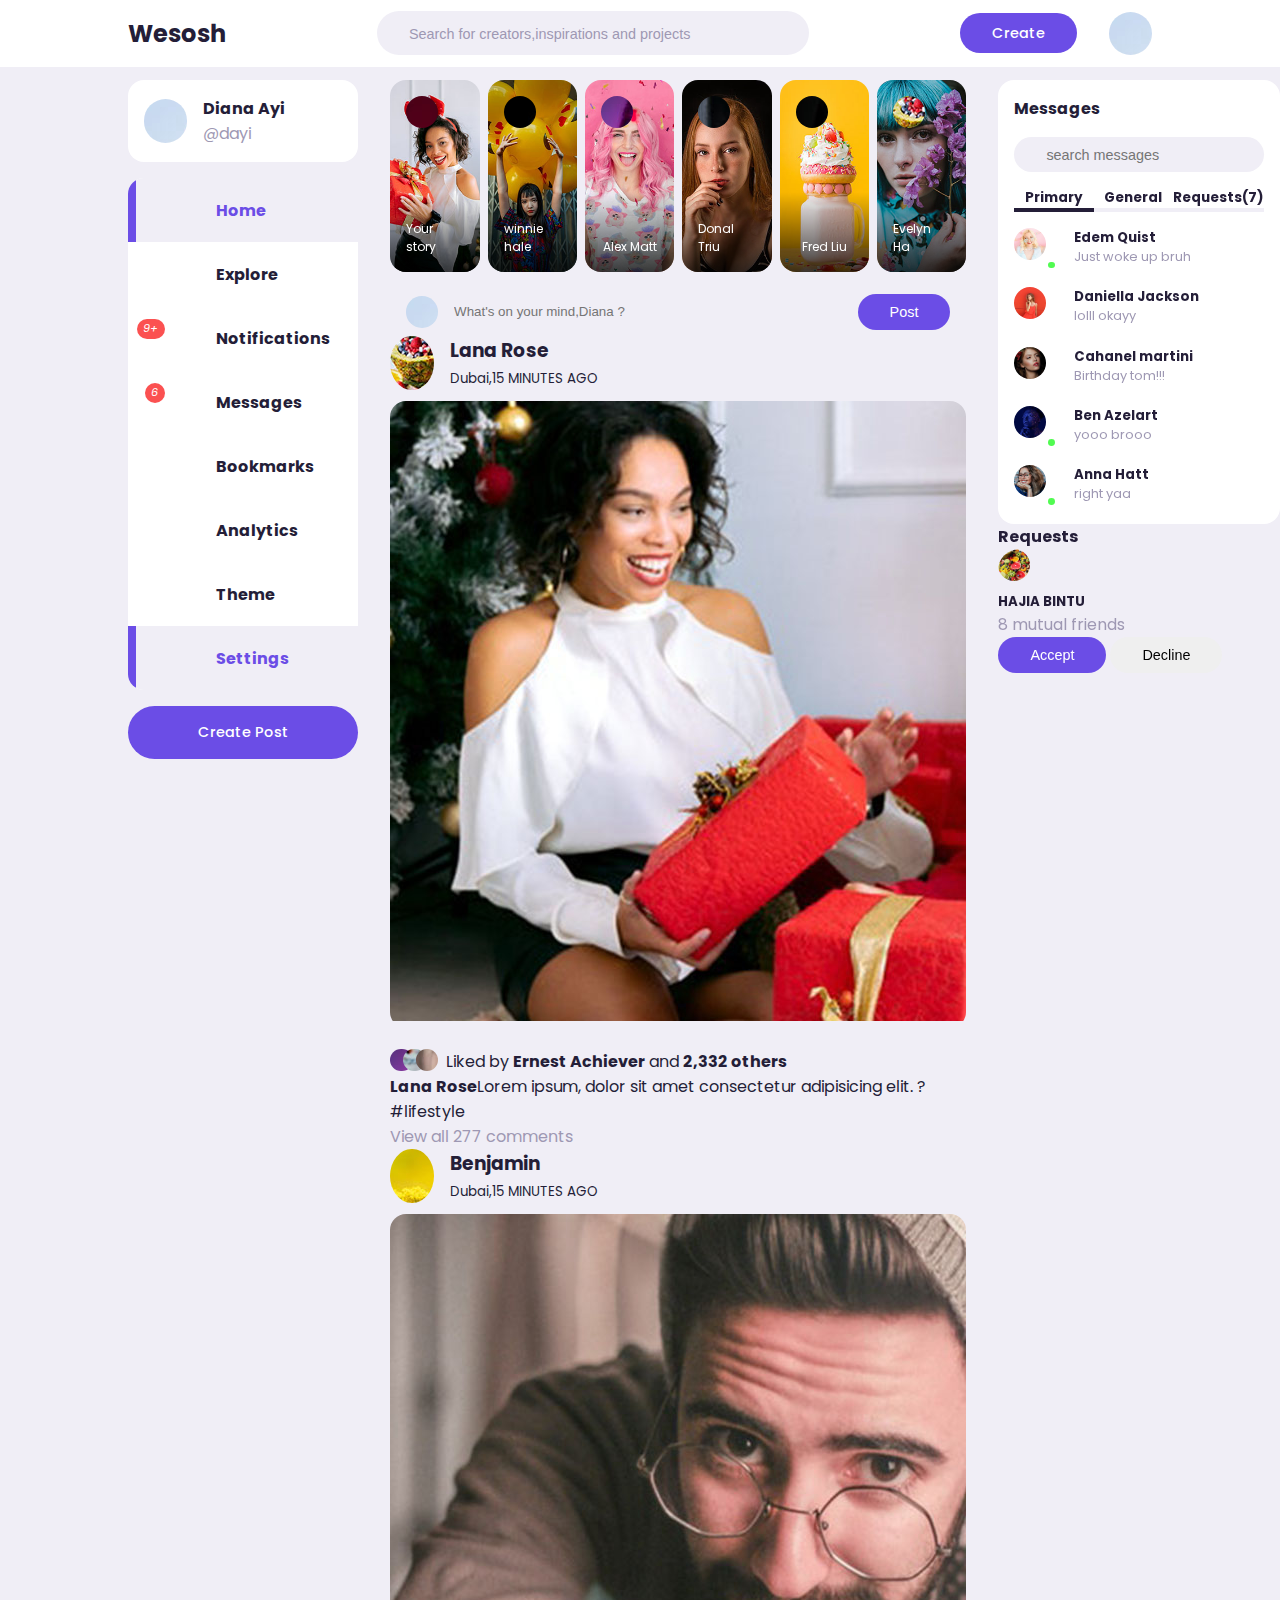
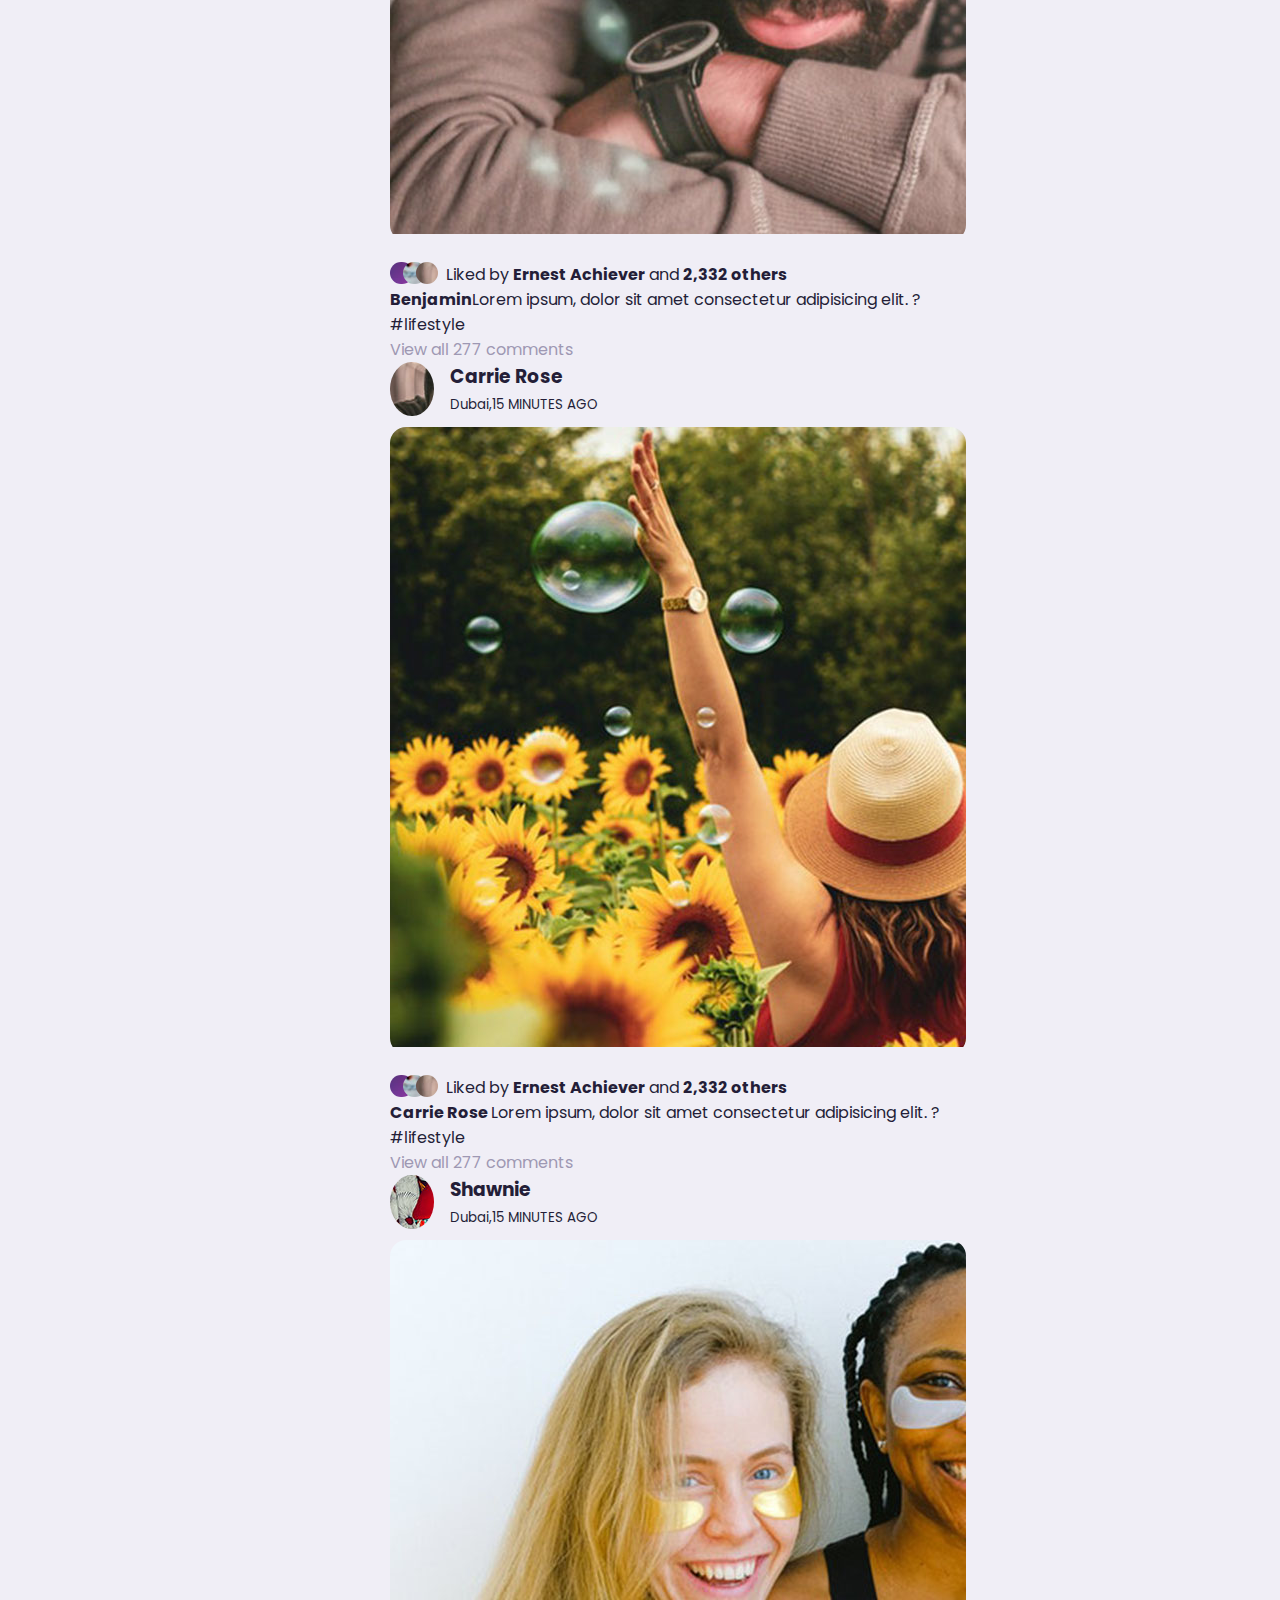
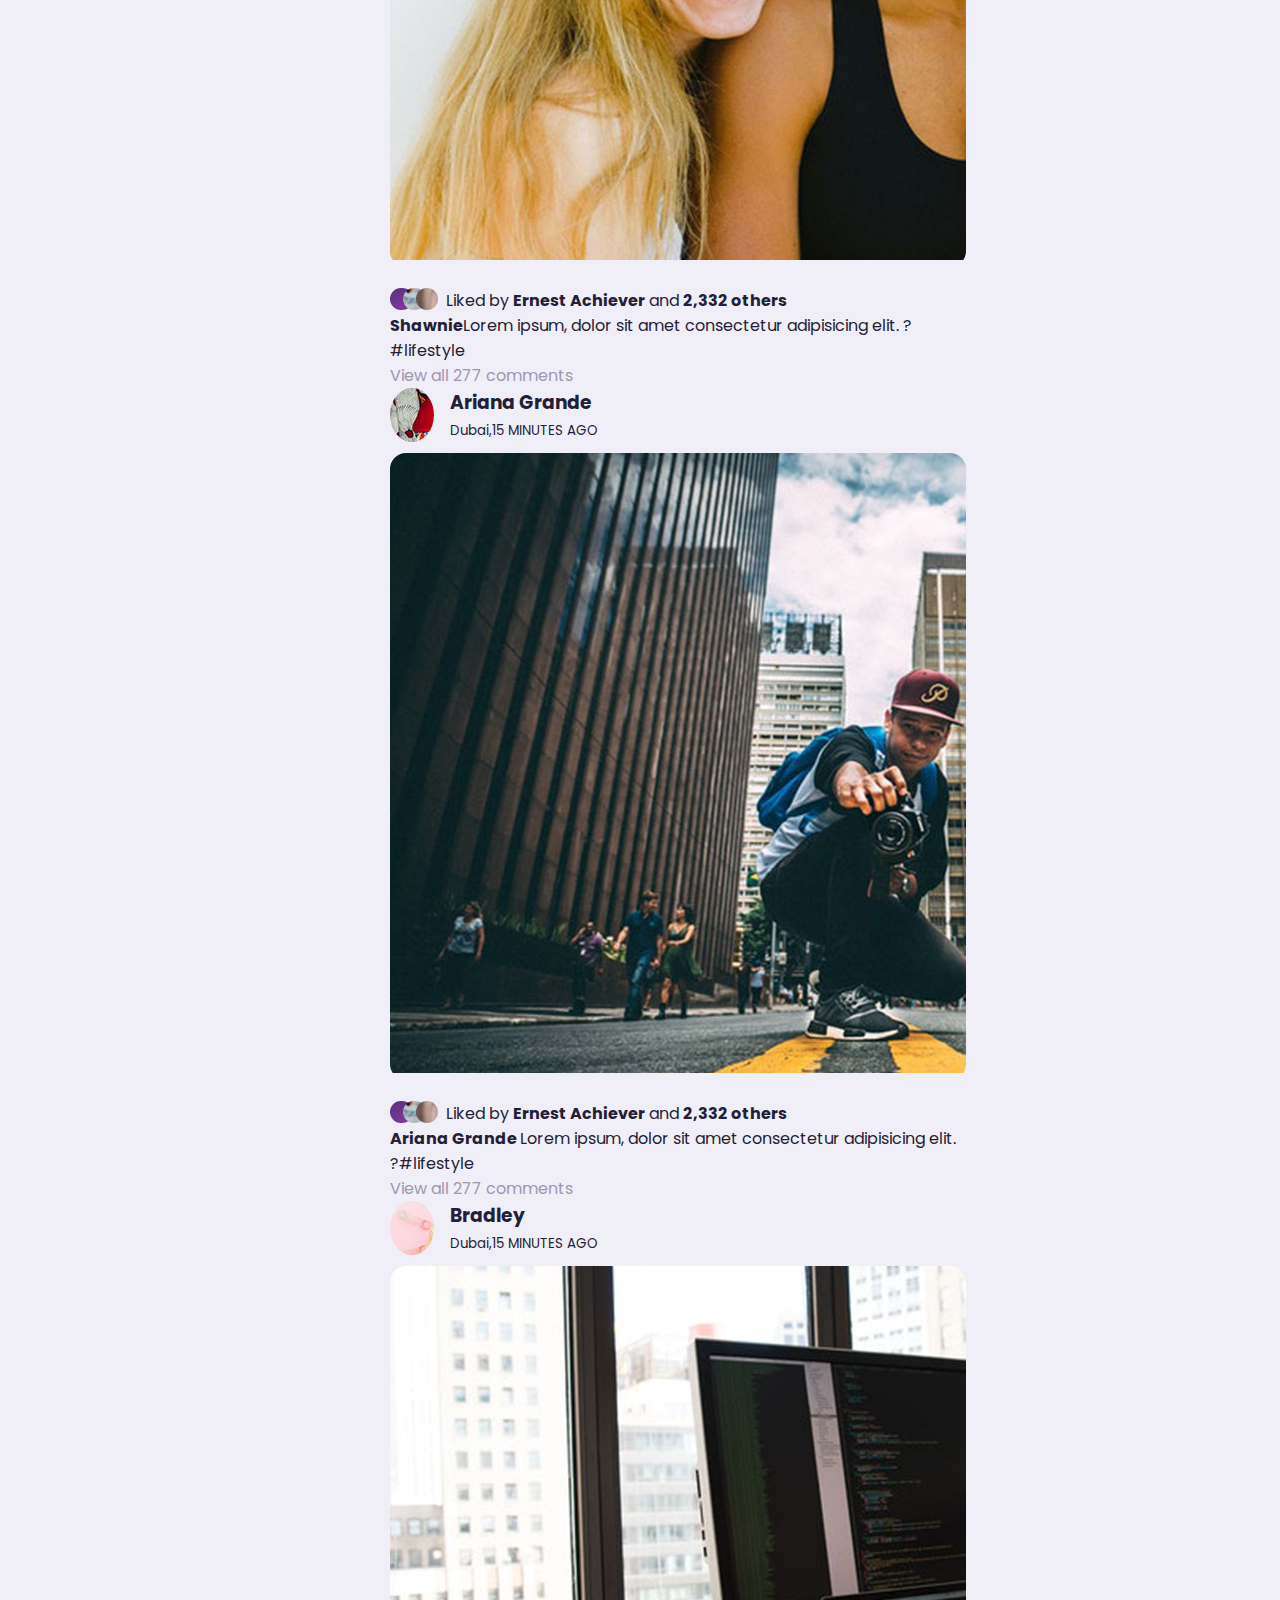
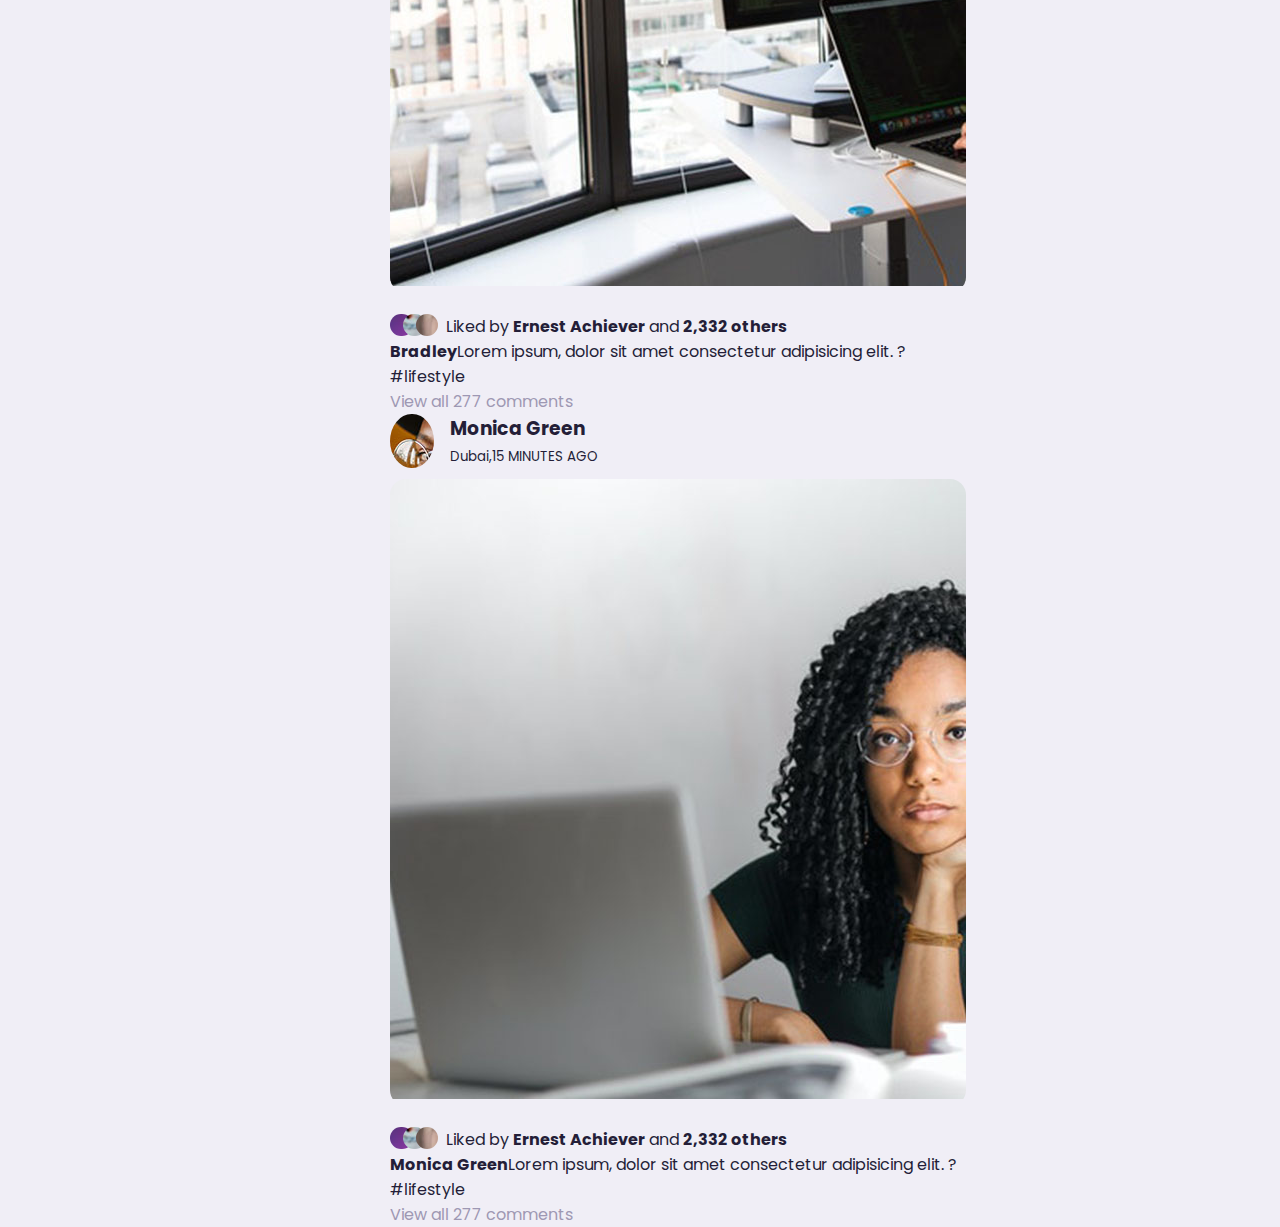
<file: index.html>
<!DOCTYPE html>
<html lang="en">
<head>
    <meta charset="UTF-8">
    <meta name="viewport" content="width=device-width, initial-scale=1.0">
    <title>Wesosh</title>
    <link rel="stylesheet" href="https://unicons.iconscout.com/release/v2.1.6/css/unicons.css">
    <link rel="stylesheet" href="./style.css"> 
</head>
<body>
    <nav>

    
   <div class="container">
    <h2 class="log">
        Wesosh
    </h2>
    <div class="search-bar" >
    <i class="uil uil-search"> </i>
    <input type="search" placeholder="Search for creators,inspirations and projects ">
   </div>
   <div class="create">
    <label class="btn btn-primary" for="create-post">Create</label> 
    <div class="profile-photo"> 

        <img src="./images/profile-1.jpg">
    </div>
    </div>

   </div>
   </nav>
   <!--------MAIN----------->
   <main>
    <div class="container">
        <!--------LEFT----------->
        <div class="left">
            <a class="profile">
                <div class="profile-photo">
                    <img src="./images/profile-1.jpg" >
                </div>
                <div class="handle">
                    <h4>Diana Ayi</h4>
                    <p class="text-muted">
                        @dayi
                    </p>
                </div>

            </a>
            <!--------------SIDEBAR--------->
            <div class="sidebar">
                <a class="menu-item active">
                    <span><i class="uil uil-home"></i></span><h3>Home</h3>
                </a>
                <a class="menu-item ">
                    <span><i class="uil uil-compass"></i></span><h3>Explore</h3>
                </a>
                   <a class="menu-item" id="notifications">
                     <span>
                        <i class="uil uil-bell"> 
                        <small class="notification-count">9+ </small></i>
                              </span><h3>Notifications</h3>
                              
                    <!---notification popup------->
                    <div class="notifications-popup">
                        <div>
                            <div class="profile-photo">
                                <img src="./images/profile-2.jpg">
                                
                            </div>
                            <div class="notification-body">
                                <b>Keke Benjamin </b> accepted your friend request 
                                <small class="text-muted"> 2 DAYS AGO</small>
                            </div>
                        </div>
                        <div>
                            <div class="profile-photo">
                                <img src="./images/profile-3.jpg">
                                
                            </div>
                            <div class="notification-body">
                                <b>John Doe </b> commented on your post 
                                <small class="text-muted"> 21 Hours AGO</small>
                            </div>
                        </div>
                        <div>
                            <div class="profile-photo">
                                <img src="./images/profile-4.jpg">
                                
                            </div>
                            <div class="notification-body">
                                <b>Mary Oppong </b> and <b>283 others</b> liked your post
                                <small class="text-muted"> 2 mins AGO</small>
                            </div>
                        </div>
                    
                    <div>
                            <div class="profile-photo">
                                <img src="./images/profile-5.jpg">
                                
                            </div>
                            <div class="notification-body">
                                <b>Loris </b> commented on a post you were tagged in 
                                <small class="text-muted"> 2 Hours AGO</small>
                            </div>
                        </div>
                    
                    <div>
                            <div class="profile-photo">
                                <img src="./images/profile-6.jpg">
                                
                            </div>
                            <div class="notification-body">
                                <b>Kiki </b> accepted your friend request 
                                <small class="text-muted"> 1 min AGO</small>
                            </div>
                        </div>
                    
                    <div>
                            <div class="profile-photo">
                                <img src="./images/profile-7.jpg">
                                
                            </div>
                            <div class="notification-body ">
                                <b>Lara John </b> mentioned you in their story 
                                <small class="text-muted"> 1 DAYS AGO</small>
                            </div>
                        </div>
                    </div>
                   <!----------END NOTIFICATION POPUP-------->
                    </a>
                    <a class="menu-item " id="messages-notifications">
                        <span><i class="uil uil-envelope-alt" ><small class=" notification-count">6</small></i></span><h3>Messages</h3>
                    </a>
                    <a class="menu-item ">
                        <span><i class="uil uil-bookmark"></i></span><h3>Bookmarks</h3>
                    </a>
                  <a class="menu-item "> 
                    <span><i class="uil uil-chart-line"></i></span><h3>Analytics</h3>
                  </a>
                  <a class="menu-item "> 
                     <span><i class="uil uil-palette"></i></span><h3>Theme</h3>
                  </a>
                  <a class="menu-item active">  
                    <span><i class="uil uil-setting"></i></span><h3>Settings</h3>
                </a>
            </div>
            <!-------END OF SIDEBAR------->
            <label for="create-post" class="btn btn-primary">Create Post </label>
            </div>
       
         <!--------------MIDDLE--------->
         <div class="middle">
            <!--------STORIES----->
            <div class="stories">
                <div class="story">
                    <div class="profile-photo">
                        <img src="./images/profile-8.jpg">
                    </div>
                    <p class="name">  Your story</p>
                </div>
                <div class="story">
                    <div class="profile-photo">
                        <img src="./images/profile-9.jpg">
                    </div>
                    <p class="name">  winnie hale</p>
                </div>
                <div class="story">
                    <div class="profile-photo">
                        <img src="./images/profile-10.jpg">
                    </div>
                    <p class="name"> Alex Matt</p>
                </div>
                <div class="story">
                    <div class="profile-photo">
                        <img src="./images/profile-11.jpg">
                    </div>
                    <p class="name">  Donal Triu</p>
                </div>
                <div class="story">
                    <div class="profile-photo">
                        <img src="./images/profile-12.jpg">
                    </div>
                    <p class="name">  Fred Liu</p>
                </div>
                <div class="story">
                    <div class="profile-photo">
                        <img src="./images/profile-13.jpg">
                    </div>
                    <p class="name">  Evelyn Ha</p>
                </div>
                
            </div>
           <!-----end of stories------->
           <form class="create-post"> 
            <div class="profile-photo">
                <img src="./images/profile-1.jpg">
            </div>
            <input type="text" placeholder="What's on your mind,Diana ?" id="create-post">
            <input type="submit" value="Post" class="btn btn-primary" >
           </form>
           <!--------FEEDS------->
           <div class="feeds">
            <div class="feed">
                <div class="head">
                    <div class="user">
                        <div class="profile-photo">
                            <img src="./images/profile-13.jpg">
                        </div>
                        <div class="ingo">
                            <h3>Lana Rose</h3>
                            <small> Dubai,15 MINUTES AGO</small>
                        </div>
                        
                    </div>
                    <span class="edit">
                            <i class="uil uil-ellipsis-h"></i>
                        </span>
                </div>
                <div class="photo">
                    <img src="./images/feed-1.jpg">
                </div>
                <div class="action-buttons">
                    <div class="interaction-buttons">
                        <span><i class="uil uil-heart "></i></span>
                         <span><i class="uil uil-comment-dots "></i></span>
                          <span><i class="uil uil-share-alt "></i></span>
                    </div>
                    <div class="bookmark">
                         <span><i class="uil uil-bookmark-full "></i></span>
                    </div>

                </div>
                <div class="liked-by">
                     <span><img src="./images/profile-10.jpg "></span>
                     <span><img src="./images/profile-4.jpg "></span>
                     <span><img src="./images/profile-15.jpg "></span>
                     <p>Liked by <b> Ernest Achiever</b> and <b> 2,332 others</b></p>

                </div>
                <div class="caption">
                    <p><b>Lana Rose</b>Lorem ipsum, dolor sit amet consectetur adipisicing elit. 
                        ?<span class="harsh-tag">#lifestyle</span></p>
                </div>
                <div class="comment text-muted">View all 277 comments</div>
            </div>
            <div class="feed">
                <div class="head">
                    <div class="user">
                        <div class="profile-photo">
                            <img src="./images/profile-14.jpg">
                        </div>
                        <div class="ingo">
                            <h3>Benjamin</h3>
                            <small> Dubai,15 MINUTES AGO</small>
                        </div>
                        
                    </div>
                    <span class="edit">
                            <i class="uil uil-ellipsis-h"></i>
                        </span>
                </div>
                <div class="photo">
                    <img src="./images/feed-2.jpg">
                </div>
                <div class="action-buttons">
                    <div class="interaction-buttons">
                        <span><i class="uil uil-heart "></i></span>
                         <span><i class="uil uil-comment-dots "></i></span>
                          <span><i class="uil uil-share-alt "></i></span>
                    </div>
                    <div class="bookmark">
                         <span><i class="uil uil-bookmark-full "></i></span>
                    </div>

                </div>
                <div class="liked-by">
                     <span><img src="./images/profile-10.jpg "></span>
                     <span><img src="./images/profile-4.jpg "></span>
                     <span><img src="./images/profile-15.jpg "></span>
                     <p>Liked by <b> Ernest Achiever</b> and <b> 2,332 others</b></p>

                </div>
                <div class="caption">
                    <p><b>Benjamin</b>Lorem ipsum, dolor sit amet consectetur adipisicing elit. 
                        ?<span class="harsh-tag">#lifestyle</span></p>
                </div>
                <div class="comment text-muted">View all 277 comments</div>
            </div>
            <div class="feed">
                <div class="head">
                    <div class="user">
                        <div class="profile-photo">
                            <img src="./images/profile-15.jpg">
                        </div>
                        <div class="ingo">
                            <h3>Carrie Rose </h3>
                            <small> Dubai,15 MINUTES AGO</small>
                        </div>
                        
                    </div>
                    <span class="edit">
                            <i class="uil uil-ellipsis-h"></i>
                        </span>
                </div>
                <div class="photo">
                    <img src="./images/feed-3.jpg">
                </div>
                <div class="action-buttons">
                    <div class="interaction-buttons">
                        <span><i class="uil uil-heart "></i></span>
                         <span><i class="uil uil-comment-dots "></i></span>
                          <span><i class="uil uil-share-alt "></i></span>
                    </div>
                    <div class="bookmark">
                         <span><i class="uil uil-bookmark-full "></i></span>
                    </div>

                </div>
                <div class="liked-by">
                     <span><img src="./images/profile-10.jpg "></span>
                     <span><img src="./images/profile-4.jpg "></span>
                     <span><img src="./images/profile-15.jpg "></span>
                     <p>Liked by <b> Ernest Achiever</b> and <b> 2,332 others</b></p>

                </div>
                <div class="caption">
                    <p><b>Carrie Rose </b>Lorem ipsum, dolor sit amet consectetur adipisicing elit. 
                        ?<span class="harsh-tag">#lifestyle</span></p>
                </div>
                <div class="comment text-muted">View all 277 comments</div>
            </div>
            <div class="feed">
                <div class="head">
                    <div class="user">
                        <div class="profile-photo">
                            <img src="./images/profile-16.jpg">
                        </div>
                        <div class="ingo">
                            <h3>Shawnie</h3>
                            <small> Dubai,15 MINUTES AGO</small>
                        </div>
                        
                    </div>
                    <span class="edit">
                            <i class="uil uil-ellipsis-h"></i>
                        </span>
                </div>
                <div class="photo">
                    <img src="./images/feed-4.jpg">
                </div>
                <div class="action-buttons">
                    <div class="interaction-buttons">
                        <span><i class="uil uil-heart "></i></span>
                         <span><i class="uil uil-comment-dots "></i></span>
                          <span><i class="uil uil-share-alt "></i></span>
                    </div>
                    <div class="bookmark">
                         <span><i class="uil uil-bookmark-full "></i></span>
                    </div>

                </div>
                <div class="liked-by">
                     <span><img src="./images/profile-10.jpg "></span>
                     <span><img src="./images/profile-4.jpg "></span>
                     <span><img src="./images/profile-15.jpg "></span>
                     <p>Liked by <b> Ernest Achiever</b> and <b> 2,332 others</b></p>

                </div>
                <div class="caption">
                    <p><b>Shawnie</b>Lorem ipsum, dolor sit amet consectetur adipisicing elit. 
                        ?<span class="harsh-tag">#lifestyle</span></p>
                </div>
                <div class="comment text-muted">View all 277 comments</div>
            </div>
            <div class="feed">
                <div class="head">
                    <div class="user">
                        <div class="profile-photo">
                            <img src="./images/profile-16.jpg">
                        </div>
                        <div class="ingo">
                            <h3>Ariana Grande</h3>
                            <small> Dubai,15 MINUTES AGO</small>
                        </div>
                        
                    </div>
                    <span class="edit">
                            <i class="uil uil-ellipsis-h"></i>
                        </span>
                </div>
                <div class="photo">
                    <img src="./images/feed-5.jpg">
                </div>
                <div class="action-buttons">
                    <div class="interaction-buttons">
                        <span><i class="uil uil-heart "></i></span>
                         <span><i class="uil uil-comment-dots "></i></span>
                          <span><i class="uil uil-share-alt "></i></span>
                    </div>
                    <div class="bookmark">
                         <span><i class="uil uil-bookmark-full "></i></span>
                    </div>

                </div>
                <div class="liked-by">
                     <span><img src="./images/profile-10.jpg "></span>
                     <span><img src="./images/profile-4.jpg "></span>
                     <span><img src="./images/profile-15.jpg "></span>
                     <p>Liked by <b> Ernest Achiever</b> and <b> 2,332 others</b></p>

                </div>
                <div class="caption">
                    <p><b>Ariana Grande </b>Lorem ipsum, dolor sit amet consectetur adipisicing elit. 
                        ?<span class="harsh-tag">#lifestyle</span></p>
                </div>
                <div class="comment text-muted">View all 277 comments</div>
            </div>
            <div class="feed">
                <div class="head">
                    <div class="user">
                        <div class="profile-photo">
                            <img src="./images/profile-17.jpg">
                        </div>
                        <div class="ingo">
                            <h3>Bradley</h3>
                            <small> Dubai,15 MINUTES AGO</small>
                        </div>
                        
                    </div>
                    <span class="edit">
                            <i class="uil uil-ellipsis-h"></i>
                        </span>
                </div>
                <div class="photo">
                    <img src="./images/feed-6.jpg">
                </div>
                <div class="action-buttons">
                    <div class="interaction-buttons">
                        <span><i class="uil uil-heart "></i></span>
                         <span><i class="uil uil-comment-dots "></i></span>
                          <span><i class="uil uil-share-alt "></i></span>
                    </div>
                    <div class="bookmark">
                         <span><i class="uil uil-bookmark-full "></i></span>
                    </div>

                </div>
                <div class="liked-by">
                     <span><img src="./images/profile-10.jpg "></span>
                     <span><img src="./images/profile-4.jpg "></span>
                     <span><img src="./images/profile-15.jpg "></span>
                     <p>Liked by <b> Ernest Achiever</b> and <b> 2,332 others</b></p>

                </div>
                <div class="caption">
                    <p><b>Bradley</b>Lorem ipsum, dolor sit amet consectetur adipisicing elit. 
                        ?<span class="harsh-tag">#lifestyle</span></p>
                </div>
                <div class="comment text-muted">View all 277 comments</div>
            </div>
            <div class="feed">
                <div class="head">
                    <div class="user">
                        <div class="profile-photo">
                            <img src="./images/profile-18.jpg">
                        </div>
                        <div class="ingo">
                            <h3>Monica Green</h3>
                            <small> Dubai,15 MINUTES AGO</small>
                        </div>
                        
                    </div>
                    <span class="edit">
                            <i class="uil uil-ellipsis-h"></i>
                        </span>
                </div>
                <div class="photo">
                    <img src="./images/feed-7.jpg">
                </div>
                <div class="action-buttons">
                    <div class="interaction-buttons">
                        <span><i class="uil uil-heart "></i></span>
                         <span><i class="uil uil-comment-dots "></i></span>
                          <span><i class="uil uil-share-alt "></i></span>
                    </div>
                    <div class="bookmark">
                         <span><i class="uil uil-bookmark-full "></i></span>
                    </div>

                </div>
                <div class="liked-by">
                     <span><img src="./images/profile-10.jpg "></span>
                     <span><img src="./images/profile-4.jpg "></span>
                     <span><img src="./images/profile-15.jpg "></span>
                     <p>Liked by <b> Ernest Achiever</b> and <b> 2,332 others</b></p>

                </div>
                <div class="caption">
                    <p><b>Monica Green</b>Lorem ipsum, dolor sit amet consectetur adipisicing elit. 
                        ?<span class="harsh-tag">#lifestyle</span></p>
                </div>
                <div class="comment text-muted">View all 277 comments</div>
            </div>
            <!-------------end of feed--------->
           </div>
         </div>
          <!--------------RIGHT--------->
          <div class="right">
            <div class="messages">
                <div class="heading">
                    <h4>Messages</h4><i class="uil uil-edit"></i>
                </div>
                <!------SEARCH BAR----->
                <div class="search-bar">
                    <i class="uil uil-search"></i>
                    <input type="search" placeholder="search messages" id="message search">
                </div>
                <div class="category"> 
                    <h6 class="active">Primary</h6>
                    <h6> General</h6>
                    <h6 class="message-requests">Requests(7)</h6>
                </div>
                <div class="message">
                     <div class="profile-photo ">
                        <img src="./images/profile-17.jpg">
                        <div class="active"></div>
                     </div>
                     <div class="message-body">
                        <h5>Edem Quist</h5>
                        <p class="text-muted">Just woke up bruh</p>
                     </div>
                </div>
                 <div class="message">
                     <div class="profile-photo">
                        <img src="./images/profile-5.jpg">
                     </div>
                     <div class="message-body">
                        <h5>    Daniella Jackson</h5>
                        <p class="text-muted">lolll okayy</p>
                     </div>
                </div>
                 <div class="message">
                     <div class="profile-photo">
                        <img src="./images/profile-6.jpg">
                        
                     </div>
                     <div class="message-body">
                        <h5>Cahanel martini</h5>
                        <p class="text-muted">Birthday tom!!!</p>
                     </div>
                </div>
                 <div class="message">
                     <div class="profile-photo">
                        <img src="./images/profile-7.jpg">
                        <div class="active"></div>
                     </div>
                     <div class="message-body">
                        <h5>Ben Azelart</h5>
                        <p class="text-muted">yooo brooo</p>
                     </div>
                </div>
                 <div class="message">
                     <div class="profile-photo">
                        <img src="./images/profile-4.jpg">
                        <div class="active"></div>
                     </div>
                     <div class="message-body">
                        <h5>Anna Hatt</h5>
                        <p class="text-muted">right yaa</p>
                     </div>
                </div>
            </div>
          <div class="friend-requests">
            <h4>Requests</h4>
            <div class="request">
                <div class="info">
                    <div class="profile-photo">
                        <img src="./images/profile-13.jpg">
                    </div>
                </div>
                <h5> HAJIA BINTU</h5>
                <p class="text-muted">
                    8 mutual friends
                </p>
                <div class="action">
                    <button class="btn btn-primary">
                        Accept
                    </button>
                     <button class="btn ">
                        Decline
                    </button>
                </div>

            </div>
          </div>

          </div>
    </div>
   </main>

    
</body>
</html>
</file>
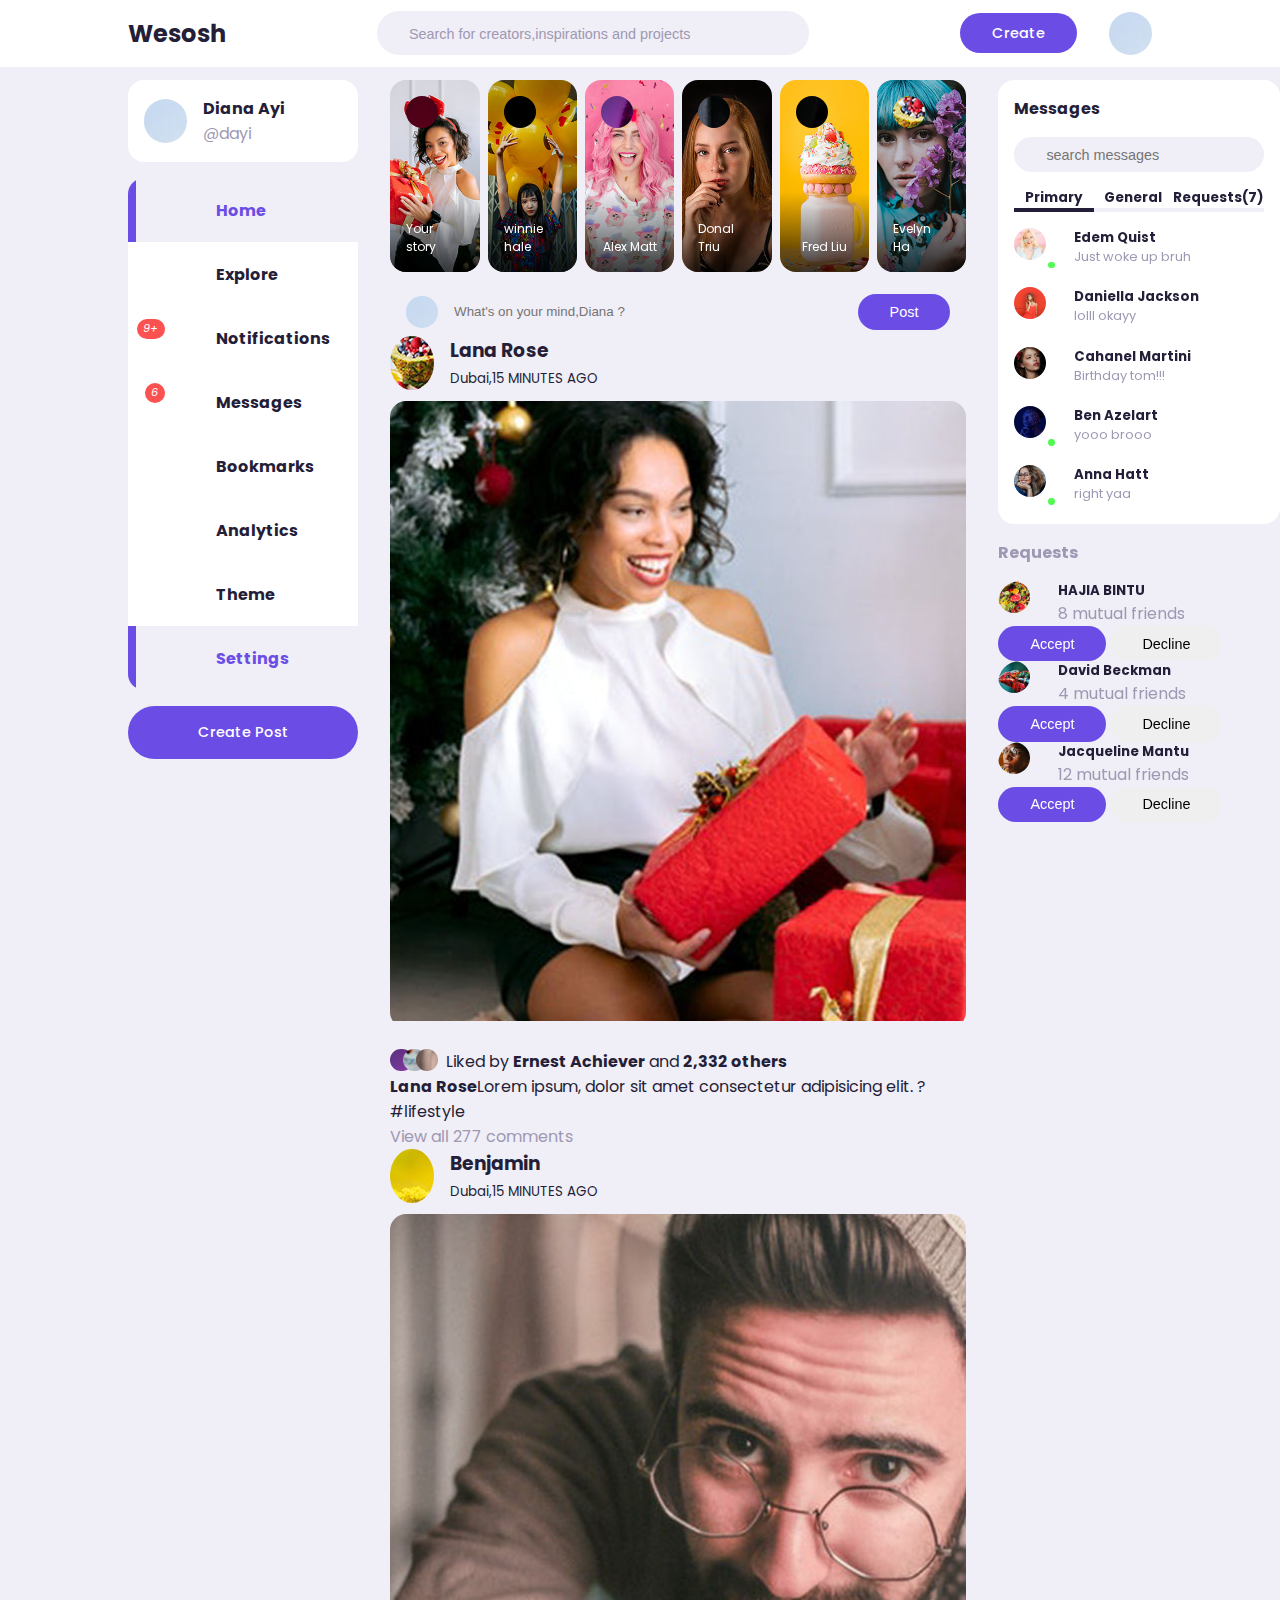
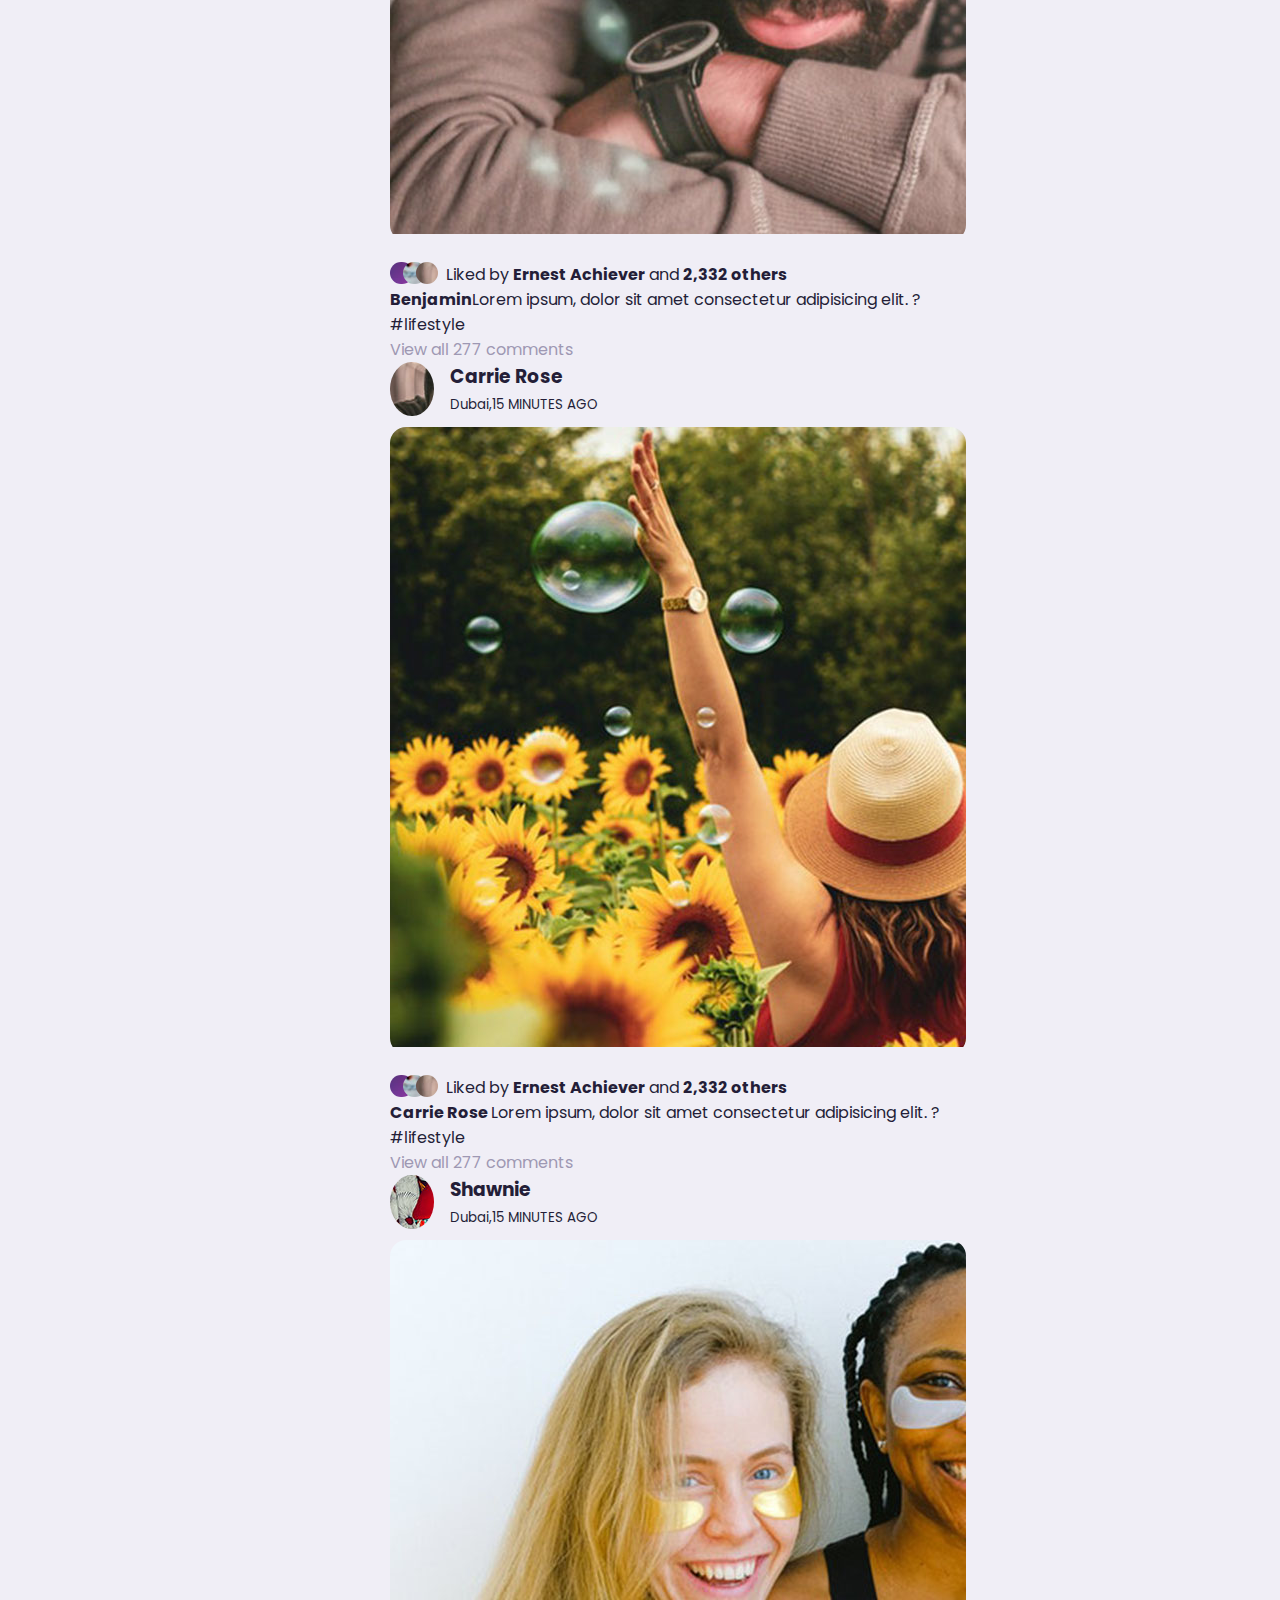
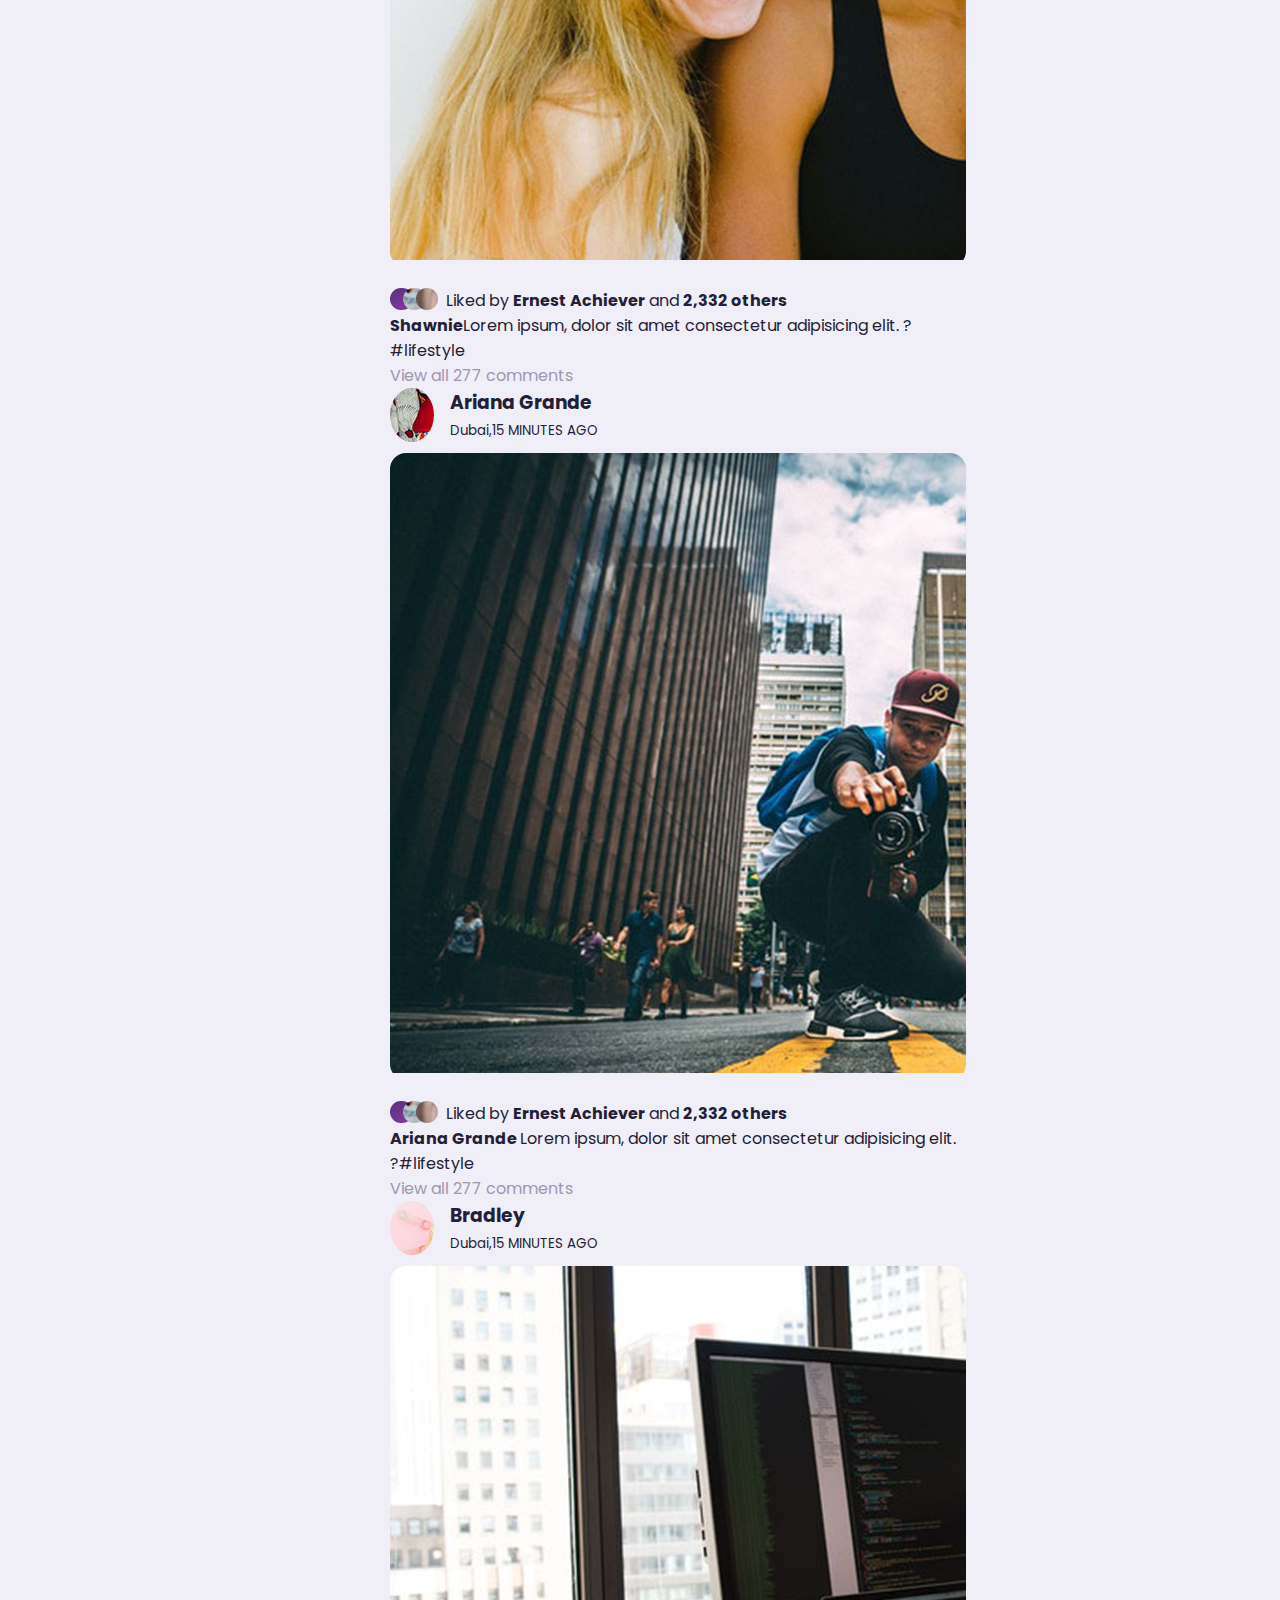
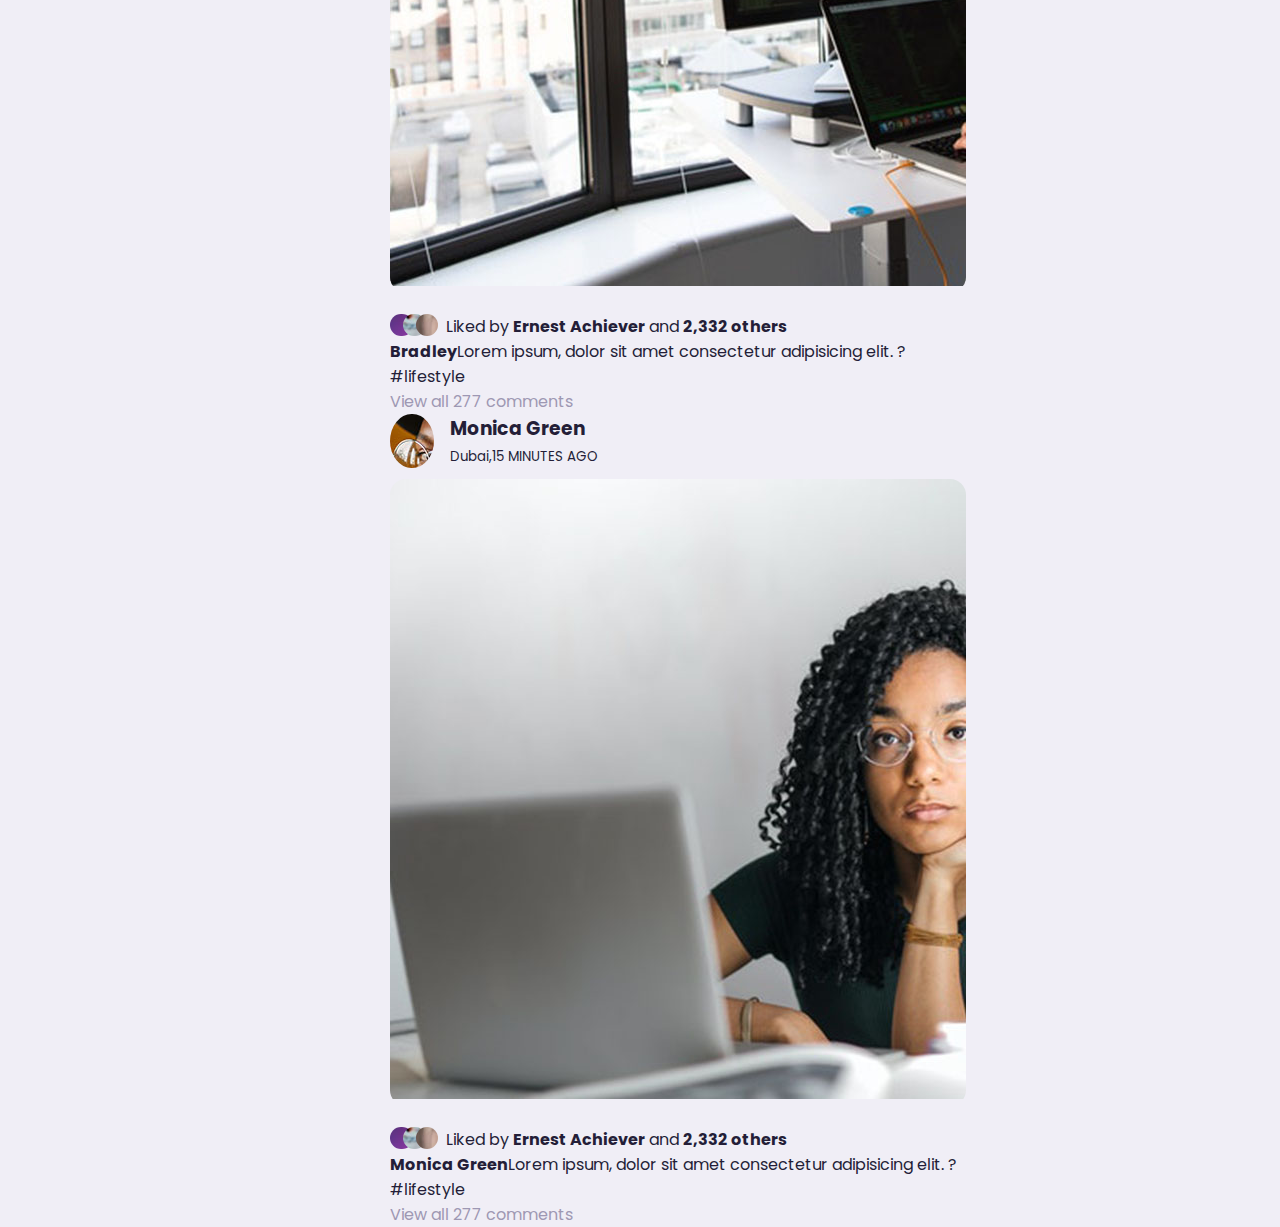
<file: Desktop/gdsc website/index.html>
<!DOCTYPE html>
<html lang="en">
<head>
    <meta charset="UTF-8">
    <meta name="viewport" content="width=device-width, initial-scale=1.0">
    <title>Wesosh</title>
    <link rel="stylesheet" href="https://unicons.iconscout.com/release/v2.1.6/css/unicons.css">
    <link rel="stylesheet" href="./style.css"> 
</head>
<body>
    <nav>

    
   <div class="container">
    <h2 class="log">
        Wesosh
    </h2>
    <div class="search-bar" >
    <i class="uil uil-search"> </i>
    <input type="search" placeholder="Search for creators,inspirations and projects ">
   </div>
   <div class="create">
    <label class="btn btn-primary" for="create-post">Create</label> 
    <div class="profile-photo"> 

        <img src="./images/profile-1.jpg">
    </div>
    </div>

   </div>
   </nav>
   <!--------MAIN----------->
   <main>
    <div class="container">
        <!--------LEFT----------->
        <div class="left">
            <a class="profile">
                <div class="profile-photo">
                    <img src="./images/profile-1.jpg" >
                </div>
                <div class="handle">
                    <h4>Diana Ayi</h4>
                    <p class="text-muted">
                        @dayi
                    </p>
                </div>

            </a>
            <!--------------SIDEBAR--------->
            <div class="sidebar">
                <a class="menu-item active">
                    <span><i class="uil uil-home"></i></span><h3>Home</h3>
                </a>
                <a class="menu-item ">
                    <span><i class="uil uil-compass"></i></span><h3>Explore</h3>
                </a>
                   <a class="menu-item" id="notifications">
                     <span>
                        <i class="uil uil-bell"> 
                        <small class="notification-count">9+ </small></i>
                              </span><h3>Notifications</h3>
                              
                    <!---notification popup------->
                    <div class="notifications-popup">
                        <div>
                            <div class="profile-photo">
                                <img src="./images/profile-2.jpg">
                                
                            </div>
                            <div class="notification-body">
                                <b>Keke Benjamin </b> accepted your friend request 
                                <small class="text-muted"> 2 DAYS AGO</small>
                            </div>
                        </div>
                        <div>
                            <div class="profile-photo">
                                <img src="./images/profile-3.jpg">
                                
                            </div>
                            <div class="notification-body">
                                <b>John Doe </b> commented on your post 
                                <small class="text-muted"> 21 Hours AGO</small>
                            </div>
                        </div>
                        <div>
                            <div class="profile-photo">
                                <img src="./images/profile-4.jpg">
                                
                            </div>
                            <div class="notification-body">
                                <b>Mary Oppong </b> and <b>283 others</b> liked your post
                                <small class="text-muted"> 2 mins AGO</small>
                            </div>
                        </div>
                    
                    <div>
                            <div class="profile-photo">
                                <img src="./images/profile-5.jpg">
                                
                            </div>
                            <div class="notification-body">
                                <b>Loris </b> commented on a post you were tagged in 
                                <small class="text-muted"> 2 Hours AGO</small>
                            </div>
                        </div>
                    
                    <div>
                            <div class="profile-photo">
                                <img src="./images/profile-6.jpg">
                                
                            </div>
                            <div class="notification-body">
                                <b>Kiki </b> accepted your friend request 
                                <small class="text-muted"> 1 min AGO</small>
                            </div>
                        </div>
                    
                    <div>
                            <div class="profile-photo">
                                <img src="./images/profile-7.jpg">
                                
                            </div>
                            <div class="notification-body ">
                                <b>Lara John </b> mentioned you in their story 
                                <small class="text-muted"> 1 DAYS AGO</small>
                            </div>
                        </div>
                    </div>
                   <!----------END NOTIFICATION POPUP-------->
                    </a>
                    <a class="menu-item " id="messages-notification">
                        <span><i class="uil uil-envelope-alt" ><small class=" notification-count">6</small></i></span><h3>Messages</h3>
                    </a>
                    <a class="menu-item ">
                        <span><i class="uil uil-bookmark"></i></span><h3>Bookmarks</h3>
                    </a>
                  <a class="menu-item "> 
                    <span><i class="uil uil-chart-line"></i></span><h3>Analytics</h3>
                  </a>
                  <a class="menu-item"  id="theme"> 
                     <span><i class="uil uil-palette"></i></span><h3>Theme</h3>
                  </a>
                  <a class="menu-item active">  
                    <span><i class="uil uil-setting"></i></span><h3>Settings</h3>
                </a>
            </div>
            <!-------END OF SIDEBAR------->
            <label for="create-post" class="btn btn-primary">Create Post </label>
            </div>
       
         <!--------------MIDDLE--------->
         <div class="middle">
            <!--------STORIES----->
            <div class="stories">
                <div class="story">
                    <div class="profile-photo">
                        <img src="./images/profile-8.jpg">
                    </div>
                    <p class="name">  Your story</p>
                </div>
                <div class="story">
                    <div class="profile-photo">
                        <img src="./images/profile-9.jpg">
                    </div>
                    <p class="name">  winnie hale</p>
                </div>
                <div class="story">
                    <div class="profile-photo">
                        <img src="./images/profile-10.jpg">
                    </div>
                    <p class="name"> Alex Matt</p>
                </div>
                <div class="story">
                    <div class="profile-photo">
                        <img src="./images/profile-11.jpg">
                    </div>
                    <p class="name">  Donal Triu</p>
                </div>
                <div class="story">
                    <div class="profile-photo">
                        <img src="./images/profile-12.jpg">
                    </div>
                    <p class="name">  Fred Liu</p>
                </div>
                <div class="story">
                    <div class="profile-photo">
                        <img src="./images/profile-13.jpg">
                    </div>
                    <p class="name">  Evelyn Ha</p>
                </div>
                
            </div>
           <!-----end of stories------->
           <form class="create-post"> 
            <div class="profile-photo">
                <img src="./images/profile-1.jpg">
            </div>
            <input type="text" placeholder="What's on your mind,Diana ?" id="create-post">
            <input type="submit" value="Post" class="btn btn-primary" >
           </form>
           <!--------FEEDS------->
           <div class="feeds">
            <div class="feed">
                <div class="head">
                    <div class="user">
                        <div class="profile-photo">
                            <img src="./images/profile-13.jpg">
                        </div>
                        <div class="ingo">
                            <h3>Lana Rose</h3>
                            <small> Dubai,15 MINUTES AGO</small>
                        </div>
                        
                    </div>
                    <span class="edit">
                            <i class="uil uil-ellipsis-h"></i>
                        </span>
                </div>
                <div class="photo">
                    <img src="./images/feed-1.jpg">
                </div>
                <div class="action-buttons">
                    <div class="interaction-buttons">
                        <span><i class="uil uil-heart "></i></span>
                         <span><i class="uil uil-comment-dots "></i></span>
                          <span><i class="uil uil-share-alt "></i></span>
                    </div>
                    <div class="bookmark">
                         <span><i class="uil uil-bookmark-full "></i></span>
                    </div>

                </div>
                <div class="liked-by">
                     <span><img src="./images/profile-10.jpg "></span>
                     <span><img src="./images/profile-4.jpg "></span>
                     <span><img src="./images/profile-15.jpg "></span>
                     <p>Liked by <b> Ernest Achiever</b> and <b> 2,332 others</b></p>

                </div>
                <div class="caption">
                    <p><b>Lana Rose</b>Lorem ipsum, dolor sit amet consectetur adipisicing elit. 
                        ?<span class="harsh-tag">#lifestyle</span></p>
                </div>
                <div class="comment text-muted">View all 277 comments</div>
            </div>
            <div class="feed">
                <div class="head">
                    <div class="user">
                        <div class="profile-photo">
                            <img src="./images/profile-14.jpg">
                        </div>
                        <div class="ingo">
                            <h3>Benjamin</h3>
                            <small> Dubai,15 MINUTES AGO</small>
                        </div>
                        
                    </div>
                    <span class="edit">
                            <i class="uil uil-ellipsis-h"></i>
                        </span>
                </div>
                <div class="photo">
                    <img src="./images/feed-2.jpg">
                </div>
                <div class="action-buttons">
                    <div class="interaction-buttons">
                        <span><i class="uil uil-heart "></i></span>
                         <span><i class="uil uil-comment-dots "></i></span>
                          <span><i class="uil uil-share-alt "></i></span>
                    </div>
                    <div class="bookmark">
                         <span><i class="uil uil-bookmark-full "></i></span>
                    </div>

                </div>
                <div class="liked-by">
                     <span><img src="./images/profile-10.jpg "></span>
                     <span><img src="./images/profile-4.jpg "></span>
                     <span><img src="./images/profile-15.jpg "></span>
                     <p>Liked by <b> Ernest Achiever</b> and <b> 2,332 others</b></p>

                </div>
                <div class="caption">
                    <p><b>Benjamin</b>Lorem ipsum, dolor sit amet consectetur adipisicing elit. 
                        ?<span class="harsh-tag">#lifestyle</span></p>
                </div>
                <div class="comment text-muted">View all 277 comments</div>
            </div>
            <div class="feed">
                <div class="head">
                    <div class="user">
                        <div class="profile-photo">
                            <img src="./images/profile-15.jpg">
                        </div>
                        <div class="ingo">
                            <h3>Carrie Rose </h3>
                            <small> Dubai,15 MINUTES AGO</small>
                        </div>
                        
                    </div>
                    <span class="edit">
                            <i class="uil uil-ellipsis-h"></i>
                        </span>
                </div>
                <div class="photo">
                    <img src="./images/feed-3.jpg">
                </div>
                <div class="action-buttons">
                    <div class="interaction-buttons">
                        <span><i class="uil uil-heart "></i></span>
                         <span><i class="uil uil-comment-dots "></i></span>
                          <span><i class="uil uil-share-alt "></i></span>
                    </div>
                    <div class="bookmark">
                         <span><i class="uil uil-bookmark-full "></i></span>
                    </div>

                </div>
                <div class="liked-by">
                     <span><img src="./images/profile-10.jpg "></span>
                     <span><img src="./images/profile-4.jpg "></span>
                     <span><img src="./images/profile-15.jpg "></span>
                     <p>Liked by <b> Ernest Achiever</b> and <b> 2,332 others</b></p>

                </div>
                <div class="caption">
                    <p><b>Carrie Rose </b>Lorem ipsum, dolor sit amet consectetur adipisicing elit. 
                        ?<span class="harsh-tag">#lifestyle</span></p>
                </div>
                <div class="comment text-muted">View all 277 comments</div>
            </div>
            <div class="feed">
                <div class="head">
                    <div class="user">
                        <div class="profile-photo">
                            <img src="./images/profile-16.jpg">
                        </div>
                        <div class="ingo">
                            <h3>Shawnie</h3>
                            <small> Dubai,15 MINUTES AGO</small>
                        </div>
                        
                    </div>
                    <span class="edit">
                            <i class="uil uil-ellipsis-h"></i>
                        </span>
                </div>
                <div class="photo">
                    <img src="./images/feed-4.jpg">
                </div>
                <div class="action-buttons">
                    <div class="interaction-buttons">
                        <span><i class="uil uil-heart "></i></span>
                         <span><i class="uil uil-comment-dots "></i></span>
                          <span><i class="uil uil-share-alt "></i></span>
                    </div>
                    <div class="bookmark">
                         <span><i class="uil uil-bookmark-full "></i></span>
                    </div>

                </div>
                <div class="liked-by">
                     <span><img src="./images/profile-10.jpg "></span>
                     <span><img src="./images/profile-4.jpg "></span>
                     <span><img src="./images/profile-15.jpg "></span>
                     <p>Liked by <b> Ernest Achiever</b> and <b> 2,332 others</b></p>

                </div>
                <div class="caption">
                    <p><b>Shawnie</b>Lorem ipsum, dolor sit amet consectetur adipisicing elit. 
                        ?<span class="harsh-tag">#lifestyle</span></p>
                </div>
                <div class="comment text-muted">View all 277 comments</div>
            </div>
            <div class="feed">
                <div class="head">
                    <div class="user">
                        <div class="profile-photo">
                            <img src="./images/profile-16.jpg">
                        </div>
                        <div class="ingo">
                            <h3>Ariana Grande</h3>
                            <small> Dubai,15 MINUTES AGO</small>
                        </div>
                        
                    </div>
                    <span class="edit">
                            <i class="uil uil-ellipsis-h"></i>
                        </span>
                </div>
                <div class="photo">
                    <img src="./images/feed-5.jpg">
                </div>
                <div class="action-buttons">
                    <div class="interaction-buttons">
                        <span><i class="uil uil-heart "></i></span>
                         <span><i class="uil uil-comment-dots "></i></span>
                          <span><i class="uil uil-share-alt "></i></span>
                    </div>
                    <div class="bookmark">
                         <span><i class="uil uil-bookmark-full "></i></span>
                    </div>

                </div>
                <div class="liked-by">
                     <span><img src="./images/profile-10.jpg "></span>
                     <span><img src="./images/profile-4.jpg "></span>
                     <span><img src="./images/profile-15.jpg "></span>
                     <p>Liked by <b> Ernest Achiever</b> and <b> 2,332 others</b></p>

                </div>
                <div class="caption">
                    <p><b>Ariana Grande </b>Lorem ipsum, dolor sit amet consectetur adipisicing elit. 
                        ?<span class="harsh-tag">#lifestyle</span></p>
                </div>
                <div class="comment text-muted">View all 277 comments</div>
            </div>
            <div class="feed">
                <div class="head">
                    <div class="user">
                        <div class="profile-photo">
                            <img src="./images/profile-17.jpg">
                        </div>
                        <div class="ingo">
                            <h3>Bradley</h3>
                            <small> Dubai,15 MINUTES AGO</small>
                        </div>
                        
                    </div>
                    <span class="edit">
                            <i class="uil uil-ellipsis-h"></i>
                        </span>
                </div>
                <div class="photo">
                    <img src="./images/feed-6.jpg">
                </div>
                <div class="action-buttons">
                    <div class="interaction-buttons">
                        <span><i class="uil uil-heart "></i></span>
                         <span><i class="uil uil-comment-dots "></i></span>
                          <span><i class="uil uil-share-alt "></i></span>
                    </div>
                    <div class="bookmark">
                         <span><i class="uil uil-bookmark-full "></i></span>
                    </div>

                </div>
                <div class="liked-by">
                     <span><img src="./images/profile-10.jpg "></span>
                     <span><img src="./images/profile-4.jpg "></span>
                     <span><img src="./images/profile-15.jpg "></span>
                     <p>Liked by <b> Ernest Achiever</b> and <b> 2,332 others</b></p>

                </div>
                <div class="caption">
                    <p><b>Bradley</b>Lorem ipsum, dolor sit amet consectetur adipisicing elit. 
                        ?<span class="harsh-tag">#lifestyle</span></p>
                </div>
                <div class="comment text-muted">View all 277 comments</div>
            </div>
            <div class="feed">
                <div class="head">
                    <div class="user">
                        <div class="profile-photo">
                            <img src="./images/profile-18.jpg">
                        </div>
                        <div class="ingo">
                            <h3>Monica Green</h3>
                            <small> Dubai,15 MINUTES AGO</small>
                        </div>
                        
                    </div>
                    <span class="edit">
                            <i class="uil uil-ellipsis-h"></i>
                        </span>
                </div>
                <div class="photo">
                    <img src="./images/feed-7.jpg">
                </div>
                <div class="action-buttons">
                    <div class="interaction-buttons">
                        <span><i class="uil uil-heart "></i></span>
                         <span><i class="uil uil-comment-dots "></i></span>
                          <span><i class="uil uil-share-alt "></i></span>
                    </div>
                    <div class="bookmark">
                         <span><i class="uil uil-bookmark-full "></i></span>
                    </div>

                </div>
                <div class="liked-by">
                     <span><img src="./images/profile-10.jpg "></span>
                     <span><img src="./images/profile-4.jpg "></span>
                     <span><img src="./images/profile-15.jpg "></span>
                     <p>Liked by <b> Ernest Achiever</b> and <b> 2,332 others</b></p>

                </div>
                <div class="caption">
                    <p><b>Monica Green</b>Lorem ipsum, dolor sit amet consectetur adipisicing elit. 
                        ?<span class="harsh-tag">#lifestyle</span></p>
                </div>
                <div class="comment text-muted">View all 277 comments</div>
            </div>
            <!-------------end of feed--------->
           </div>
         </div>
          <!--------------RIGHT--------->
         <div class="right">
    <div class="messages">
        <div class="heading">
            <h4>Messages</h4>
            <i class="uil uil-edit"></i>
        </div>
        <!------SEARCH BAR----->
        <div class="search-bar">
            <i class="uil uil-search"></i>
            <input type="search" placeholder="search messages" id="message-search">
        </div>
        <div class="category"> 
            <h6 class="active">Primary</h6>
            <h6>General</h6>
            <h6 class="message-requests">Requests(7)</h6>
        </div>

        <!-- Messages -->
        <div class="message">
            <div class="profile-photo">
                <img src="./images/profile-17.jpg">
                <div class="active"></div>
            </div>
            <div class="message-body">
                <h5>Edem Quist</h5>
                <p class="text-muted">Just woke up bruh</p>
            </div>
        </div>

        <div class="message">
            <div class="profile-photo">
                <img src="./images/profile-5.jpg">
            </div>
            <div class="message-body">
                <h5>Daniella Jackson</h5>
                <p class="text-muted">lolll okayy</p>
            </div>
        </div>

        <div class="message">
            <div class="profile-photo">
                <img src="./images/profile-6.jpg">
            </div>
            <div class="message-body">
                <h5>Cahanel Martini</h5>
                <p class="text-muted">Birthday tom!!!</p>
            </div>
        </div>

        <div class="message">
            <div class="profile-photo">
                <img src="./images/profile-7.jpg">
                <div class="active"></div>
            </div>
            <div class="message-body">
                <h5>Ben Azelart</h5>
                <p class="text-muted">yooo brooo</p>
            </div>
        </div>

        <div class="message">
            <div class="profile-photo">
                <img src="./images/profile-4.jpg">
                <div class="active"></div>
            </div>
            <div class="message-body">
                <h5>Anna Hatt</h5>
                <p class="text-muted">right yaa</p>
            </div>
        </div>
    </div>

    <!-- Friend Requests -->
    <div class="friend-requests">
        <h4>Requests</h4>

        <div class="request">
            <div class="info">
                <div class="profile-photo">
                    <img src="./images/profile-13.jpg">
                </div>
                <div>
                    <h5>HAJIA BINTU</h5>
                    <p class="text-muted">8 mutual friends</p>
                </div>
            </div>
            <div class="action">
                <button class="btn btn-primary">Accept</button>
                <button class="btn">Decline</button>
            </div>
        </div>

        <div class="request">
            <div class="info">
                <div class="profile-photo">
                    <img src="./images/profile-19.jpg">
                </div>
                <div>
                    <h5>David Beckman</h5>
                    <p class="text-muted">4 mutual friends</p>
                </div>
            </div>
            <div class="action">
                <button class="btn btn-primary">Accept</button>
                <button class="btn">Decline</button>
            </div>
        </div>

        <div class="request">
            <div class="info">
                <div class="profile-photo">
                    <img src="./images/profile-18.jpg">
                </div>
                <div>
                    <h5>Jacqueline Mantu</h5>
                    <p class="text-muted">12 mutual friends</p>
                </div>
            </div>
            <div class="action">
                <button class="btn btn-primary">Accept</button>
                <button class="btn">Decline</button>
            </div>
        </div>
    </div>
</div>

   </main>
   <!--------------theme customization--------------->
   <div class="customize-theme">
    <div class="card">
        <h2> Customize your view</h2>
        <p class="text-muted"> Manage your font size,color,and background.</p>
        <!------------font sizes-->
        <div class="font-size">
            <h4> Font Size</h4>
            <div>
                <h6>Aa</h6>
                <div class="choose-size">
                    <span class="font-size-1"></span>
                    <span class="font-size-2 active"></span>
                    <span class="font-size-3"></span>
                    <span class="font-size-4"></span>
                    <span class="font-size-5"></span>
                </div>
                <h3>Aa</h3>
            </div>
        </div>
        <!-----------primary colors--------->
        <div class="color">
            <h4>Color</h4>
            <div class="choose-color">
                <span class="color-1 active"> </span>
                <span class="color-2"></span>
                 <span class="color-3"></span>
                  <span class="color-4"></span>
                   <span class="color-5"></span>
            </div>
        </div>
        <div class="background">
            <h4>Background</h4>
            <div class="choose-bg">
                <div class="bg-1 active">
                    <span> </span>
                    <h5 for="bg-1">Light </h5> 
                </div>
                <div class="bg-2">
                    <span> </span>
                    <h5>Dim</h5>
                </div>
                <div class="bg-3">
                    <span> </span>
                    <h5 for="bg-3">Lights out</h5>
                </div>
            </div>
        </div>
    </div>
   </div>
   <script src="./index.js"></script>

    
</body>
</html>
</file>
<file: style.css>
@import url('https://fonts.googleapis.com/css2?family=Poppins:ital,wght@0,100;0,200;0,300;0,400;0,500;0,600;0,700;0,800;0,900;1,100;1,200;1,300;1,400;1,500;1,600;1,700;1,800;1,900&display=swap');

:root{
    --color-white:hsl(252,30%,100%);
    --color-light:hsl(252,30%,95%);
    --color-gray:hsl(252,15%,65%);
    --color-primary:hsl(252,75%,60%);
    --color-secondary:hsl(252,100%,90%);
    --color-succcess:hsl(120,95%,65%);
    --color-danger:hsl(0,95%,65%);
    --color-dark:hsl(252,30%,17%);
    --color-black:hsl(252,30%,10%);

    --border-radius: 2rem;
    --card-border-radius:1rem;
    --btn-padding:0.6rem 2rem;
    --search-padding:0.6rem 1rem;
    --card-padding:1rem;


}

*,*::before,*::after{
    margin:0;
    padding: 0;
    outline: 0;
    box-sizing: border-box;
    text-decoration: none;
    list-style: none;
    border: none;

}
body{
    font-family:"Poppins",sans-serif ;
    color: var(--color-dark);
    background: var(--color-light);
    overflow-x: hidden;
    max-width: 100vw;

}
/*  GENERAL STYLES*/
.container{
    width: 80%;
    margin: 0 auto;
}
.profile-photo{
    width: 2.7rem;
    aspect-ratio: 1/1;
    border-radius: 50%;
    overflow: hidden;
}
.img{
    display: block;
    width: 100%;


}
.btn{
    display: inline-block;
    padding: var(--btn-padding);
    font-weight:500;
    border-radius: var(--border-radius);
    cursor: pointer;
    transition: all 300ms ease;
    font-size: 0.9rem;
}
.btn:hover{
    opacity: 0.8;
}
.btn-primary{
    background: var(--color-primary);
    color: white;

}
.text-bold{
    font-weight: 500;

}
.text-muted{
    color: var(--color-gray);

}
/*  ......NAVBAR........*/
nav {
    width: 100%;
    background: var(--color-white);
    padding: 0.7rem 0;
    position: fixed;
    top: 0;
    z-index: 10;

}
nav .container{
    display: flex;
    align-items: center;
    justify-content: space-between;

}
 .search-bar{
    background : var(--color-light);
    border-radius: var(--border-radius);
    padding: var(--search-padding);
}
 .search-bar input[type="search"] {
    background: transparent;
    width: 30vw;
    margin-left: 1rem;
    font-size: 0.9rem;
    color:var(--color-dark);
}
nav .search-bar input[type="search"]::placeholder{
    color:var(--color-gray)
}
nav .create{
    display: flex;
    align-items: center;
    gap:2rem;
}
/*----------main---------*/
main {
    display: grid;
    top:5.4rem;
    margin-top: 5rem;
}
main .container{
    display:grid;
    grid-template-columns: 18vw 45vw auto;
    gap:1.5rem;
    column-gap: 2rem;
    position: relative;
}
main .container .left{
    height: max-content;
    position: sticky;
    top: var(--sticky-top-left);
}
main .container .left .profile{
    padding: var(--card-padding);
    background: var(--color-white);
    border-radius: var(--card-border-radius);
    display: flex;
    align-items: center;
    column-gap: 1rem;
    width: 100%;
}
.left .sidebar{
    margin-top:1rem ;
    background: var(--color-white);
    border-radius: var(--card-border-radius);
}
.left .sidebar .menu-item{
    display: flex;
    align-items: center;
    height: 4rem;
    cursor: pointer;
    transition: all 300ms ease;
    position: relative;
}
.left .sidebar .menu-item:hover{
    background: var(--color-light);

}
.left .sidebar i {
    font-size: 1.4rem;
    color: var(--color-gray);
    margin: 2rem;
    position: relative;

}
.left .sidebar i .notification-count{
    background: var(--color-danger);
    color: white;
    font-size: 0.7rem;
    width: fit-content;
    border-radius: 0.8rem;
    padding: 0.1rem 0.4rem;
    position: absolute;
    top: -0.2rem;
    right:-0.3rem;
}
.left .sidebar h3{
    margin-left: 1.5rem;
    font-size: 1rem;
}
.left .sidebar .active {
    background: var(--color-light);

}
.left .sidebar .active i, .left .sidebar .active h3{
    color: var(--color-primary);


}
.left .sidebar .active::before{
    content: "";
    display: block;
    width: 0.5rem;
    height: 100%;
    position: absolute;
    background: var(--color-primary);

}
.left .sidebar .menu-item:first-child.active{
    border-top-left-radius: var(--card-border-radius);
    overflow: hidden;

}
.left .sidebar .menu-item:last-child.active{
    border-bottom-left-radius: var(--card-border-radius);
    overflow: hidden;
    
}
.left .btn{
    margin-top: 1rem;
    width: 100%;
    text-align: center;
    padding: 1rem 0;
}
/*------notification popup*/
.left .notifications-popup{
    position: absolute;
    top: 0;
    left: 110%;
    width: 30rem;
    background: var(--color-white);
    border-radius: var(--card-border-radius);
    padding: var(--card-padding);
    box-shadow: 0 0 2rem hsl(var(--color-primary),75%,60%,25%);
    z-index: 8;
    display: none;
}
.left .notifications-popup::before{
    content: "";
    width: 1.2rem;
    height: 1.2rem;
    display: block;
    background:var(--color-white);
    position: absolute;
    left: -0.6rem;
    transform: rotate(45deg);
}
.left .notifications-popup > div {
    display: flex;
    align-items: start;
    gap: 1rem;
    margin-bottom: 1rem;
}
.left .notifications-popup small{
    display: block;
}
/*-----middle------*/
.middle .stories{
    display: flex;
    justify-content: space-between;
    height: 12rem;
    gap: 0.5rem;
    
    
}
.middle .stories .story{
    padding: var(--card-padding);
    border-radius: var(--card-border-radius);
    display: flex;
    flex-direction:column ;
    justify-content: space-between;
    align-items: center;
    color: white;
    font-size: 0.75rem;
    width: 100%;
    position: relative;
    overflow: hidden;
}
.middle .stories .story::before{
    content:"";
    display: block;
    width: 100%;
    height: 5rem;
    background: linear-gradient(transparent, rgba(0,0,0,0.75));
    position: absolute;
    bottom: 0;
}
.middle .stories .story .name{
    z-index:2;
}
.middle .stories .story:nth-child(1){
    background: url("./images/story-1.jpg")
    no-repeat center center/cover;
}
.middle .stories .story:nth-child(2){
    background: url("./images/story-2.jpg")
    no-repeat center center/cover;
}
.middle .stories .story:nth-child(3){
    background: url("./images/story-3.jpg")
    no-repeat center center/cover;
}
.middle .stories .story:nth-child(4){
    background: url("./images/story-4.jpg")
    no-repeat center center/cover;
}
.middle .stories .story:nth-child(5){
    background: url("./images/story-5.jpg")
    no-repeat center center/cover;
}
.middle .stories .story:nth-child(6){
    background: url("./images/story-6.jpg")
    no-repeat center center/cover;
}
.middle .stories .story .profile-photo{
    width: 2rem;
    height: 2rem;
    align-self: start;
    border: 3px solid (var(--color-primary));
}
.middle .create-post{
    width: 100%;
    display: flex;
    align-items: center;
    justify-content: space-between;
    margin-top: 1rem;
    background: hsl(var(--color-white));
    padding: 0.4rem var(--card-border-radius);
    border-radius: var(--border-radius);

}
.middle .create-post input[type="text"]{
    justify-self: start;
    width: 100%;
    padding-left: 1rem;
    background: transparent;
    color: var(--color-dark);
    margin-right: 1rem;
}
.middle .feeds.feed{
     background : var(--color-light);
    border-radius: var(--border-radius);
    padding: var(--search-padding);
    margin: 1rem 0;
    font-size: 0.85rem;
    line-height: 1.5;

}
.middle .feed .head{
    display: flex;
    justify-content: space-between;
}
.middle .feed .user{
    display: flex;
    gap: 1rem;
}
.middle .feed .photo{
    border-radius:var(--card-border-radius) ;
    overflow: hidden;
    margin: 0.7rem 0;
}
.middle .feed .action-buttons{
    display: flex;
    justify-content: space-between;
    align-items:center ;
    font-size: 1.4rem;
    margin: 0.6rem;
}
.middle .liked-by{
    display: flex;
}
.middle .liked-by span {
    width: 1.4rem;
    height: 1.4rem;
    display: block;
    border-radius: 50%;
    overflow: hidden;
    border: 2px solid (var(--color-white));
    margin-left: -0.6rem;

}
.middle .liked-by span:first-child {
    margin :0;
}
.middle .liked-by p{
    margin-left: 0.5rem;
}



main .container .right {
    height: max-content;
    position: sticky;
    top: 5rem; /* Adjusted top position */
    right: 0;
    width: 22vw; /* Ensures it fits properly */
    max-width: 100%; /* Prevents overflow */
}

.right .messages{
    background: var(--color-white);
    border-radius: var(--card-border-radius);
    padding: var(--card-padding);
}
.right .messages .heading{
    display:flex;
    align-items: center;
    justify-content: space-between;
    margin-bottom:1rem ;

}
.right .messages i{
    font-size: 1.4rem;
}
.right .messages .search-bar{
    display: flex;
    margin-bottom: 1rem;
}
.right .messages .category{
    display: flex;
    justify-content: space-between;
    margin-bottom: 1rem;


}
.right .messages .category h6{
    width: 100%;
    text-align: center;
    border-bottom: 4px solid var(--color-light);
    font-size: 0.85rem;
}
.right .messages .category .active{
    border-color: var(--color-dark);
}
.right .messages .message-requests{
    border-color: var(--color-primary);
}
.right .messages .message{
    display: flex;
    gap: 1rem;
    margin-bottom: 1rem;
    align-items: start;
}
.right .message .profile-photo{
    position: relative;
    overflow: visible;
}
.right .profile-photo img{
    width: 2rem;
    height: 2rem;
    border-radius: 50%;
}
.right .messages .message:last-child{
    margin: 0;
}
.right .messages .message p{
    font-size: 0.8rem;
}
.right .messages .message .profile-photo .active{
    width: 0.8rem;
    height: 0.8rem;
    border-radius: 50%;
    border: 3px solid var(--color-white);
    background: var(--color-succcess);
    position: absolute;
    bottom: 0;
    right: 0;
}
.right .friend-requests{
    
}
</file>
<file: Desktop/gdsc website/style.css>
@import url('https://fonts.googleapis.com/css2?family=Poppins:ital,wght@0,100;0,200;0,300;0,400;0,500;0,600;0,700;0,800;0,900;1,100;1,200;1,300;1,400;1,500;1,600;1,700;1,800;1,900&display=swap');

:root{
    --color-white:hsl(252,30%,100%);
    --color-light:hsl(252,30%,95%);
    --color-gray:hsl(252,15%,65%);
    --color-primary:hsl(252,75%,60%);
    --color-secondary:hsl(252,100%,90%);
    --color-succcess:hsl(120,95%,65%);
    --color-danger:hsl(0,95%,65%);
    --color-dark:hsl(252,30%,17%);
    --color-black:hsl(252,30%,10%);

    --border-radius: 2rem;
    --card-border-radius:1rem;
    --btn-padding:0.6rem 2rem;
    --search-padding:0.6rem 1rem;
    --card-padding:1rem;


}

*,*::before,*::after{
    margin:0;
    padding: 0;
    outline: 0;
    box-sizing: border-box;
    text-decoration: none;
    list-style: none;
    border: none;

}
body{
    font-family:"Poppins",sans-serif ;
    color: var(--color-dark);
    background: var(--color-light);
    overflow-x: hidden;
    max-width: 100vw;

}
/*  GENERAL STYLES*/
.container{
    width: 80%;
    margin: 0 auto;
}
.profile-photo{
    width: 2.7rem;
    aspect-ratio: 1/1;
    border-radius: 50%;
    overflow: hidden;
}
.img{
    display: block;
    width: 100%;


}
.btn{
    display: inline-block;
    padding: var(--btn-padding);
    font-weight:500;
    border-radius: var(--border-radius);
    cursor: pointer;
    transition: all 300ms ease;
    font-size: 0.9rem;
}
.btn:hover{
    opacity: 0.8;
}
.btn-primary{
    background: var(--color-primary);
    color: white;

}
.text-bold{
    font-weight: 500;

}
.text-muted{
    color: var(--color-gray);

}
/*  ......NAVBAR........*/
nav {
    width: 100%;
    background: var(--color-white);
    padding: 0.7rem 0;
    position: fixed;
    top: 0;
    z-index: 10;

}
nav .container{
    display: flex;
    align-items: center;
    justify-content: space-between;

}
 .search-bar{
    background : var(--color-light);
    border-radius: var(--border-radius);
    padding: var(--search-padding);
}
 .search-bar input[type="search"] {
    background: transparent;
    width: 30vw;
    margin-left: 1rem;
    font-size: 0.9rem;
    color:var(--color-dark);
}
nav .search-bar input[type="search"]::placeholder{
    color:var(--color-gray)
}
nav .create{
    display: flex;
    align-items: center;
    gap:2rem;
}
/*----------main---------*/
main {
    display: grid;
    top:5.4rem;
    margin-top: 5rem;
}
main .container{
    display:grid;
    grid-template-columns: 18vw 45vw auto;
    gap:1.5rem;
    column-gap: 2rem;
    position: relative;
}
main .container .left{
    height: max-content;
    position: sticky;
    top: var(--sticky-top-left);
}
main .container .left .profile{
    padding: var(--card-padding);
    background: var(--color-white);
    border-radius: var(--card-border-radius);
    display: flex;
    align-items: center;
    column-gap: 1rem;
    width: 100%;
}
.left .sidebar{
    margin-top:1rem ;
    background: var(--color-white);
    border-radius: var(--card-border-radius);
}
.left .sidebar .menu-item{
    display: flex;
    align-items: center;
    height: 4rem;
    cursor: pointer;
    transition: all 300ms ease;
    position: relative;
}
.left .sidebar .menu-item:hover{
    background: var(--color-light);

}
.left .sidebar i {
    font-size: 1.4rem;
    color: var(--color-gray);
    margin: 2rem;
    position: relative;

}
.left .sidebar i .notification-count{
    background: var(--color-danger);
    color: white;
    font-size: 0.7rem;
    width: fit-content;
    border-radius: 0.8rem;
    padding: 0.1rem 0.4rem;
    position: absolute;
    top: -0.2rem;
    right:-0.3rem;
}
.left .sidebar h3{
    margin-left: 1.5rem;
    font-size: 1rem;
}
.left .sidebar .active {
    background: var(--color-light);

}
.left .sidebar .active i, .left .sidebar .active h3{
    color: var(--color-primary);


}
.left .sidebar .active::before{
    content: "";
    display: block;
    width: 0.5rem;
    height: 100%;
    position: absolute;
    background: var(--color-primary);

}
.left .sidebar .menu-item:first-child.active{
    border-top-left-radius: var(--card-border-radius);
    overflow: hidden;

}
.left .sidebar .menu-item:last-child.active{
    border-bottom-left-radius: var(--card-border-radius);
    overflow: hidden;
    
}
.left .btn{
    margin-top: 1rem;
    width: 100%;
    text-align: center;
    padding: 1rem 0;
}
/*------notification popup*/
.left .notifications-popup{
    position: absolute;
    top: 0;
    left: 110%;
    width: 30rem;
    background: var(--color-white);
    border-radius: var(--card-border-radius);
    padding: var(--card-padding);
    box-shadow: 0 0 2rem hsl(var(--color-primary),75%,60%,25%);
    z-index: 8;
    display: none;
}
.left .notifications-popup::before{
    content: "";
    width: 1.2rem;
    height: 1.2rem;
    display: block;
    background:var(--color-white);
    position: absolute;
    left: -0.6rem;
    transform: rotate(45deg);
}
.left .notifications-popup > div {
    display: flex;
    align-items: start;
    gap: 1rem;
    margin-bottom: 1rem;
}
.left .notifications-popup small{
    display: block;
}
/*-----middle------*/
.middle .stories{
    display: flex;
    justify-content: space-between;
    height: 12rem;
    gap: 0.5rem;
    
    
}
.middle .stories .story{
    padding: var(--card-padding);
    border-radius: var(--card-border-radius);
    display: flex;
    flex-direction:column ;
    justify-content: space-between;
    align-items: center;
    color: white;
    font-size: 0.75rem;
    width: 100%;
    position: relative;
    overflow: hidden;
}
.middle .stories .story::before{
    content:"";
    display: block;
    width: 100%;
    height: 5rem;
    background: linear-gradient(transparent, rgba(0,0,0,0.75));
    position: absolute;
    bottom: 0;
}
.middle .stories .story .name{
    z-index:2;
}
.middle .stories .story:nth-child(1){
    background: url("./images/story-1.jpg")
    no-repeat center center/cover;
}
.middle .stories .story:nth-child(2){
    background: url("./images/story-2.jpg")
    no-repeat center center/cover;
}
.middle .stories .story:nth-child(3){
    background: url("./images/story-3.jpg")
    no-repeat center center/cover;
}
.middle .stories .story:nth-child(4){
    background: url("./images/story-4.jpg")
    no-repeat center center/cover;
}
.middle .stories .story:nth-child(5){
    background: url("./images/story-5.jpg")
    no-repeat center center/cover;
}
.middle .stories .story:nth-child(6){
    background: url("./images/story-6.jpg")
    no-repeat center center/cover;
}
.middle .stories .story .profile-photo{
    width: 2rem;
    height: 2rem;
    align-self: start;
    border: 3px solid (var(--color-primary));
}
.middle .create-post{
    width: 100%;
    display: flex;
    align-items: center;
    justify-content: space-between;
    margin-top: 1rem;
    background: hsl(var(--color-white));
    padding: 0.4rem var(--card-border-radius);
    border-radius: var(--border-radius);

}
.middle .create-post input[type="text"]{
    justify-self: start;
    width: 100%;
    padding-left: 1rem;
    background: transparent;
    color: var(--color-dark);
    margin-right: 1rem;
}
.middle .feeds.feed{
     background : var(--color-light);
    border-radius: var(--border-radius);
    padding: var(--search-padding);
    margin: 1rem 0;
    font-size: 0.85rem;
    line-height: 1.5;

}
.middle .feed .head{
    display: flex;
    justify-content: space-between;
}
.middle .feed .user{
    display: flex;
    gap: 1rem;
}
.middle .feed .photo{
    border-radius:var(--card-border-radius) ;
    overflow: hidden;
    margin: 0.7rem 0;
}
.middle .feed .action-buttons{
    display: flex;
    justify-content: space-between;
    align-items:center ;
    font-size: 1.4rem;
    margin: 0.6rem;
}
.middle .liked-by{
    display: flex;
}
.middle .liked-by span {
    width: 1.4rem;
    height: 1.4rem;
    display: block;
    border-radius: 50%;
    overflow: hidden;
    border: 2px solid (var(--color-white));
    margin-left: -0.6rem;

}
.middle .liked-by span:first-child {
    margin :0;
}
.middle .liked-by p{
    margin-left: 0.5rem;
}



main .container .right {
    height: max-content;
    position: sticky;
    top: 5rem; /* Adjusted top position */
    right: 0;
    width: 22vw; /* Ensures it fits properly */
    max-width: 100%; /* Prevents overflow */
}

.right .messages{
    background: var(--color-white);
    border-radius: var(--card-border-radius);
    padding: var(--card-padding);
}
.right .messages .heading{
    display:flex;
    align-items: center;
    justify-content: space-between;
    margin-bottom:1rem ;

}
.right .messages i{
    font-size: 1.4rem;
}
.right .messages .search-bar{
    display: flex;
    margin-bottom: 1rem;
}
.right .messages .category{
    display: flex;
    justify-content: space-between;
    margin-bottom: 1rem;


}
.right .messages .category h6{
    width: 100%;
    text-align: center;
    border-bottom: 4px solid var(--color-light);
    font-size: 0.85rem;
}
.right .messages .category .active{
    border-color: var(--color-dark);
}
.right .messages .message-requests{
    border-color: var(--color-primary);
}
.right .messages .message{
    display: flex;
    gap: 1rem;
    margin-bottom: 1rem;
    align-items: start;
}
.right .message .profile-photo{
    position: relative;
    overflow: visible;
}
.right .profile-photo img{
    width: 2rem;
    height: 2rem;
    border-radius: 50%;
}
.right .messages .message:last-child{
    margin: 0;
}
.right .messages .message p{
    font-size: 0.8rem;
}
.right .messages .message .profile-photo .active{
    width: 0.8rem;
    height: 0.8rem;
    border-radius: 50%;
    border: 3px solid var(--color-white);
    background: var(--color-succcess);
    position: absolute;
    bottom: 0;
    right: 0;
}
.right .friend-requests{
    margin-top: 1rem;

}
.right .friend-requests h4{
    color: var(--color-gray);
    margin: 1rem 0;
}
.right .requests{
    background: var(--color-white);
    padding: var(--card-padding);
    border-radius:var(--card-border-radius) ;
    margin-bottom: 0.7rem;
}
.right .request .info{
    display: flex;
    gap: 1rem;

}
/*----theme customization---------*/
.customize-theme{
    background: rgba(255,255,255,0.5);
    width: 100vw;
    height: 100vh;
    position: fixed;
    top:0;
    left: 0;
    z-index: 100;
    text-align: center;
    display: grid;
    place-items: center;
    font-size: 0.9rem;
    display: none;
    
}
.customize-theme .card{
    background: var(--color-white);
    padding: 3rem;
    border-radius: var(--card-border-radius);
    width: 50%;
    box-shadow: 0 0 2rem hsl(var(--color-primary));
}
.customize-theme .font-size{
    margin-top: 5rem;
}
.customize-theme .font-size > div{
    display: flex;
    justify-content: space-between;
    align-items: center;
    background: var(--color-light);
    padding: var(--search-padding);
    border-radius: var(--card-border-radius);
}
.customize-theme .choose-size{
    background: var(--color-secondary);
    height: 0.3rem;
    width: 100%;
    margin: 0.1rem;
    display: flex;
    justify-content: space-between;
    align-items: center;
}
.customize-theme .choose-size span{
    width: 1rem;
    height: 1rem;
    background: var(--color-secondary);
    cursor: pointer;

}
.customize-theme .choose-size span.active{
    background: var(--color-primary);
}

.customize-theme .color{
    margin-top: 2rem;

}
.customize-theme .choose-color{
    background: var(--color-light);
    padding: var(--search-padding);
    border-radius: var(--card-border-radius);
    display: flex;
    align-items: center;
    justify-content: space-between;
}
.customize-theme .choose-color span{
    width: 2.2rem;
    height: 2.2rem;
    border-radius: 50%;
    
}
.customize-theme .choose-color span:nth-child(1){
    background: hsl(252,75%,60%);
}
.customize-theme .choose-color span:nth-child(2){
    background: hsl(52,75%,60%);
}
.customize-theme .choose-color span:nth-child(3){
    background: hsl(352,75%,60%);
}
.customize-theme .choose-color span:nth-child(4){
    background: hsl(152,75%,60%);
}
.customize-theme .choose-color span:nth-child(5){
    background: hsl(202,75%,60%);
}
.customize-theme .choose-color span.active{
    border: 5px solid white;
}

.customize-theme .background{
    margin-top: 2rem;
}
.customize-theme .choose-bg{
    display: flex;
    align-items: center;
    justify-content: space-between;
    gap: 1.5rem;
}
.customize-theme .choose-bg > div {
    padding: var(--card-padding);
    width: 100%;
    display: flex;
    align-items: center;
    font-size: 1rem;
    font-weight: bold;
    border-radius: 0.4rem;
    cursor: pointer;
}
.customize-theme .choose-bg > div.active{
    border: 2px solid var(--color-primary);
}
.customize-theme .choose-bg .bg-1{
    background: white;
    color: black;
}
.customize-theme .choose-bg .bg-2{
    background:hsl(252,30%,17%);
    color: white ;
}
.customize-theme .choose-bg .bg-3{
    background: hsl(252,30%,10%);
    color: white;
}
.customize-theme .choose-bg > div span{
    width: 2rem;
    height: 2rem;
    border: 2px solid var(--color-gray);
    border-radius: 50%;
    margin-right: 1rem;

}
/*-------media queries for small laptops and big tablets ------------*/
@media screen  and ( max-width: 1200px){
    .container{
        width: 96%;
    }
    main .container{
        grid-template-columns: 5rem auto 30vw;

    }
    .left{
        width: 5rem;
        z-index: 5;
    }
     main .container .left .profile{
        display: none;
     }
     .sidebar h3{
        display: none;
     }
     .left .btn{
        display: none;
     }
     .customize-theme .card {
        width: 80vw;
     }
}
/*--------media quesries for small tablets and mobile phones*/
@media screen and (max-widht:992px) {
    nav .search-bar{
        display: none;
    }
    main .container{
        grid-template-columns: 0 auto 5rem;
        gap: 0;
    }
    main .container .left{
        grid-column: 3/4;
        position: fixed;
        bottom: 0;
        right: 0;
    }
    /*notfivcation popup*/
    .left .notifications-popup{
        position: absolute;
        left: -20rem;
        width: 20rem;
        display: none;
    }
    .left .notifications-popup::before{
        display: absolute;
        top: 1.3rem;
        left:calc(20rem -0.6rem);
        display: block;
    }
    main .conatiner .left .sidebar > div h3{
        display: none;
    }
    main .container .middle {
        grid-column: 1/3;
    }
    main .container .right {
        display: none;
    }
    .customize-theme .card{
        width:92vw ;
    }
}
</file>
